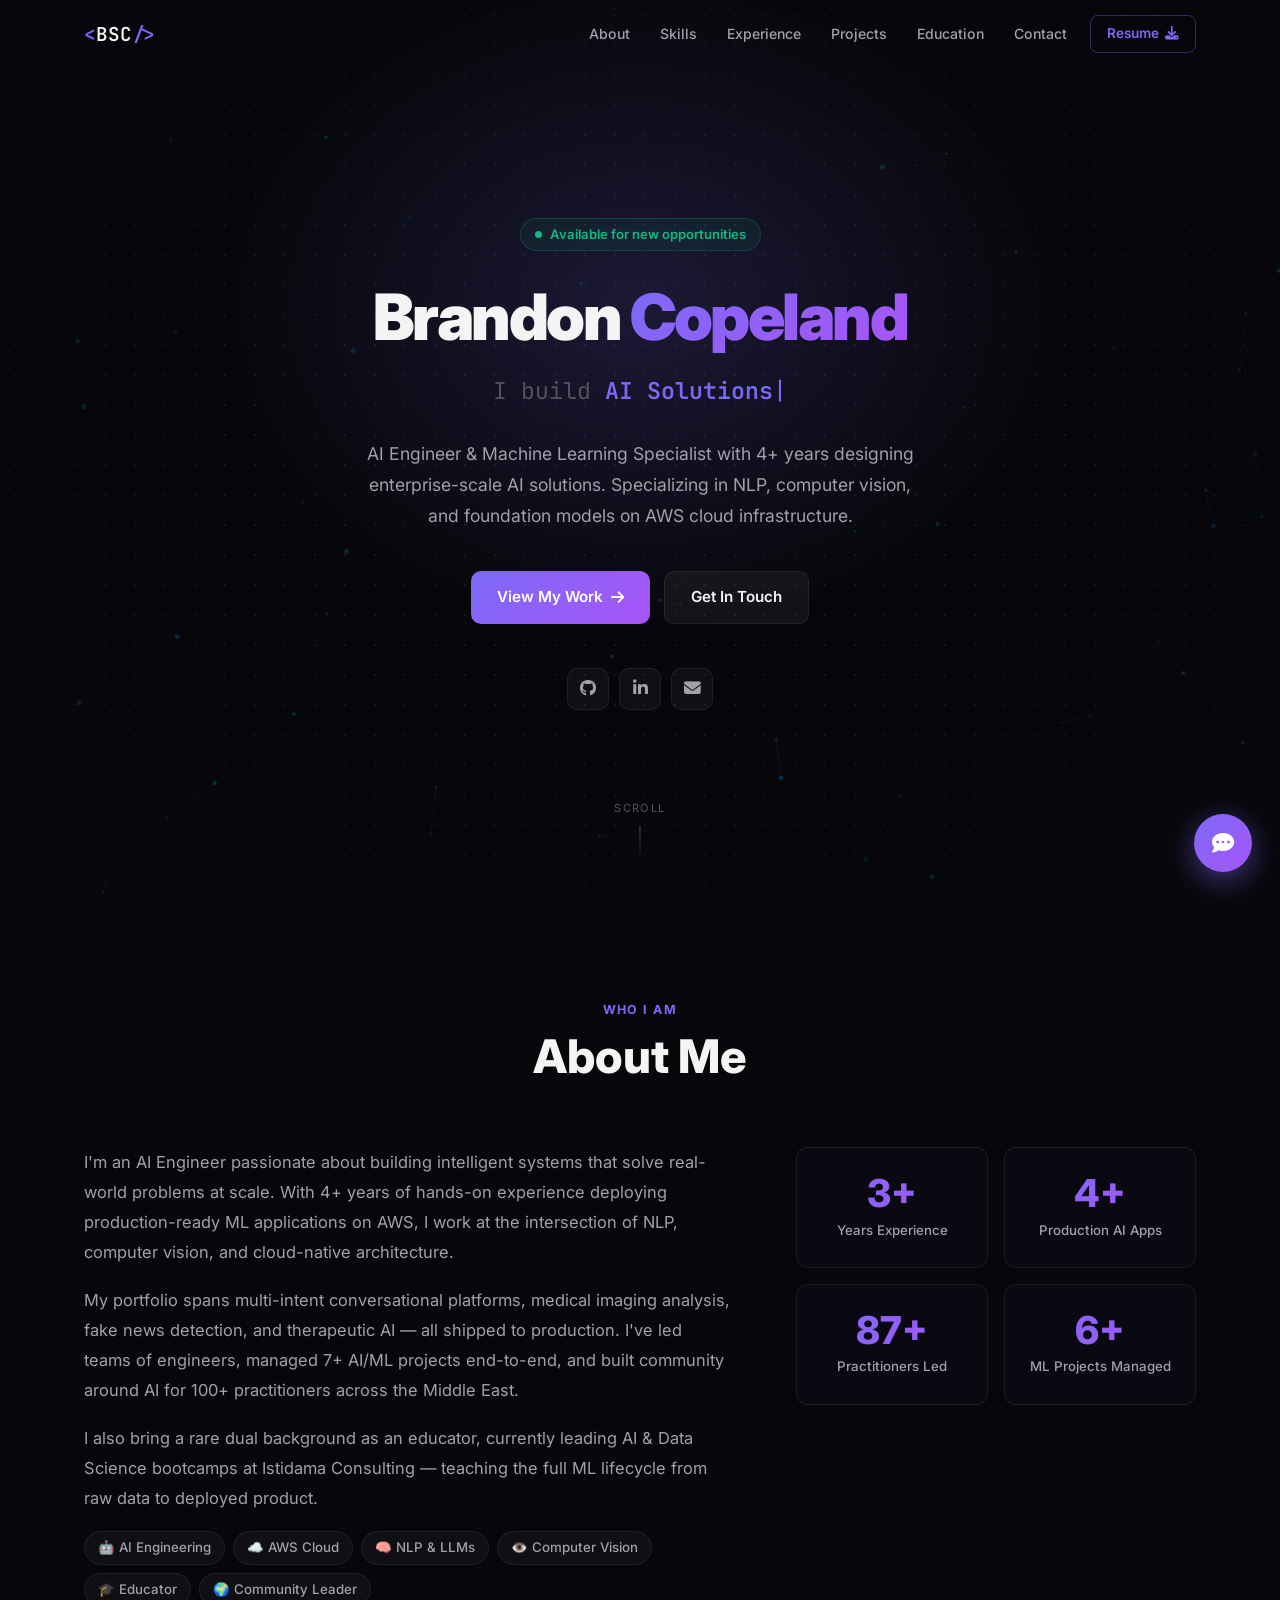
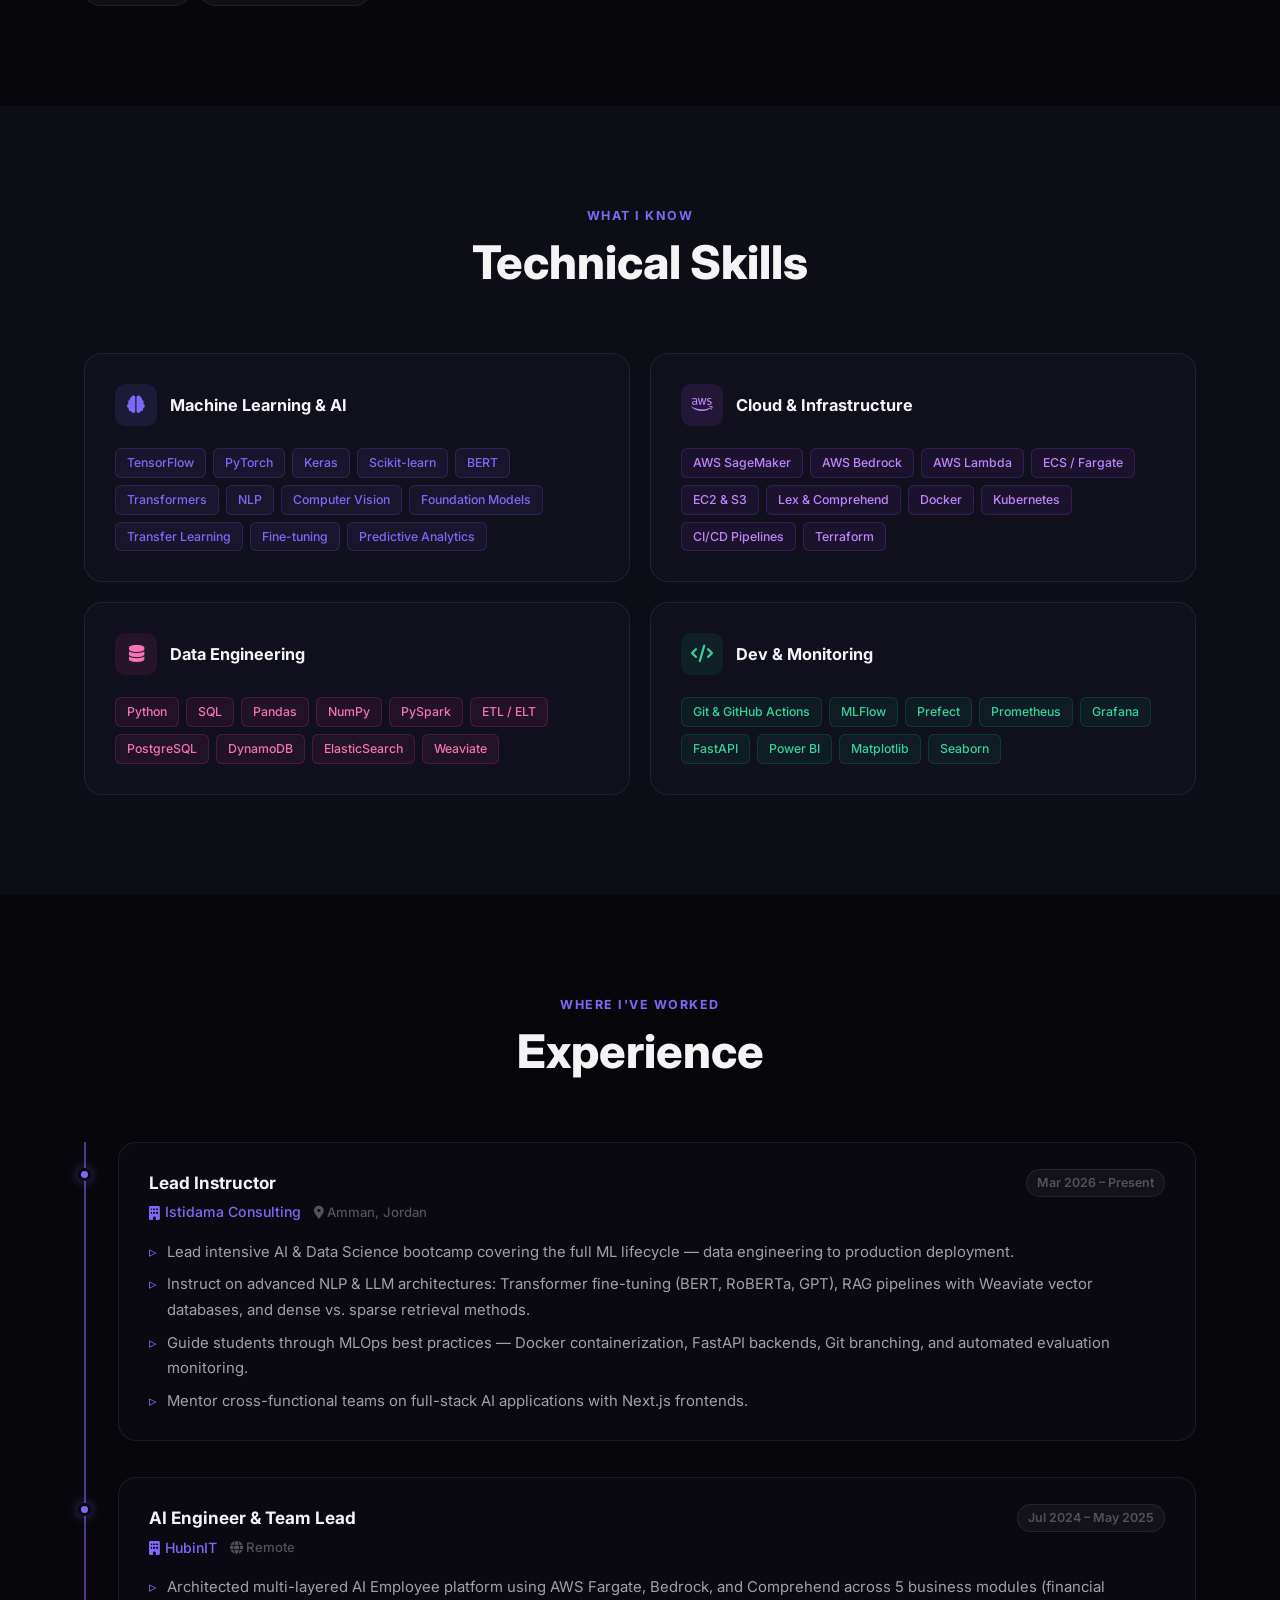
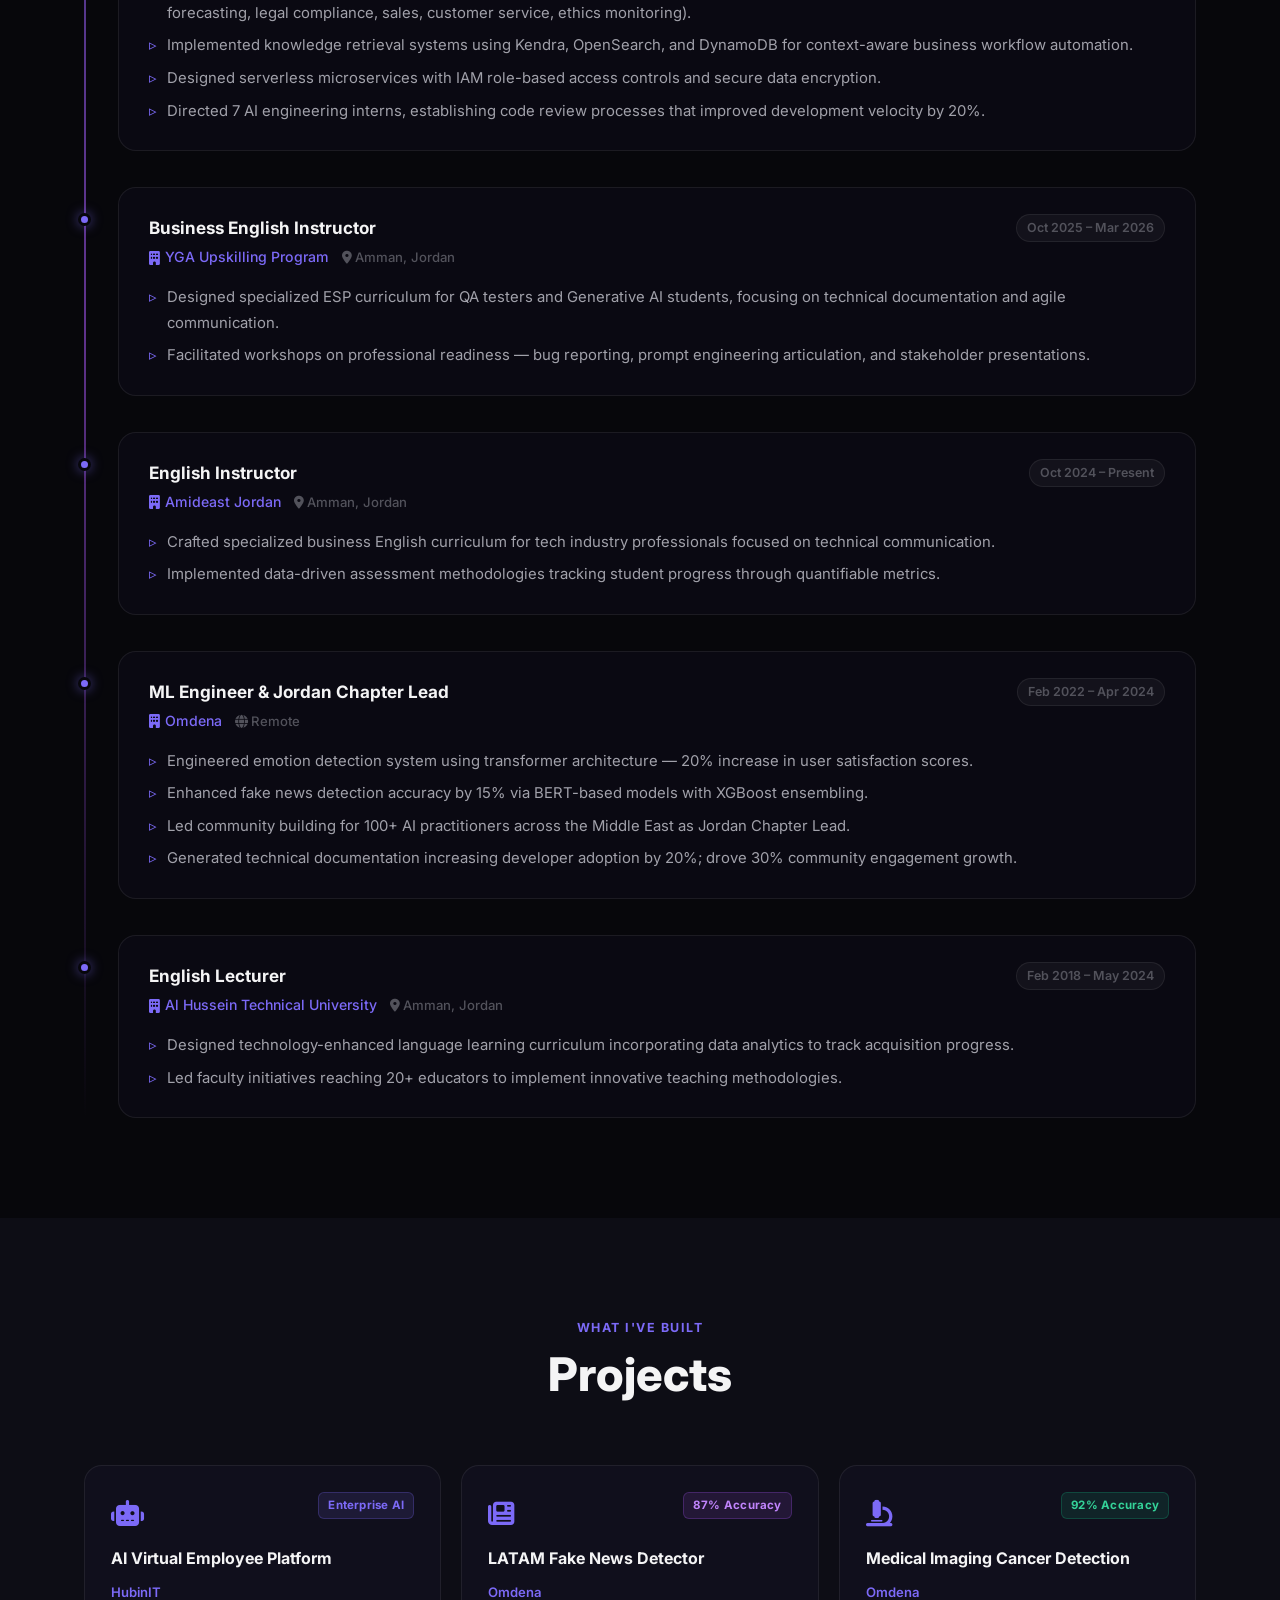
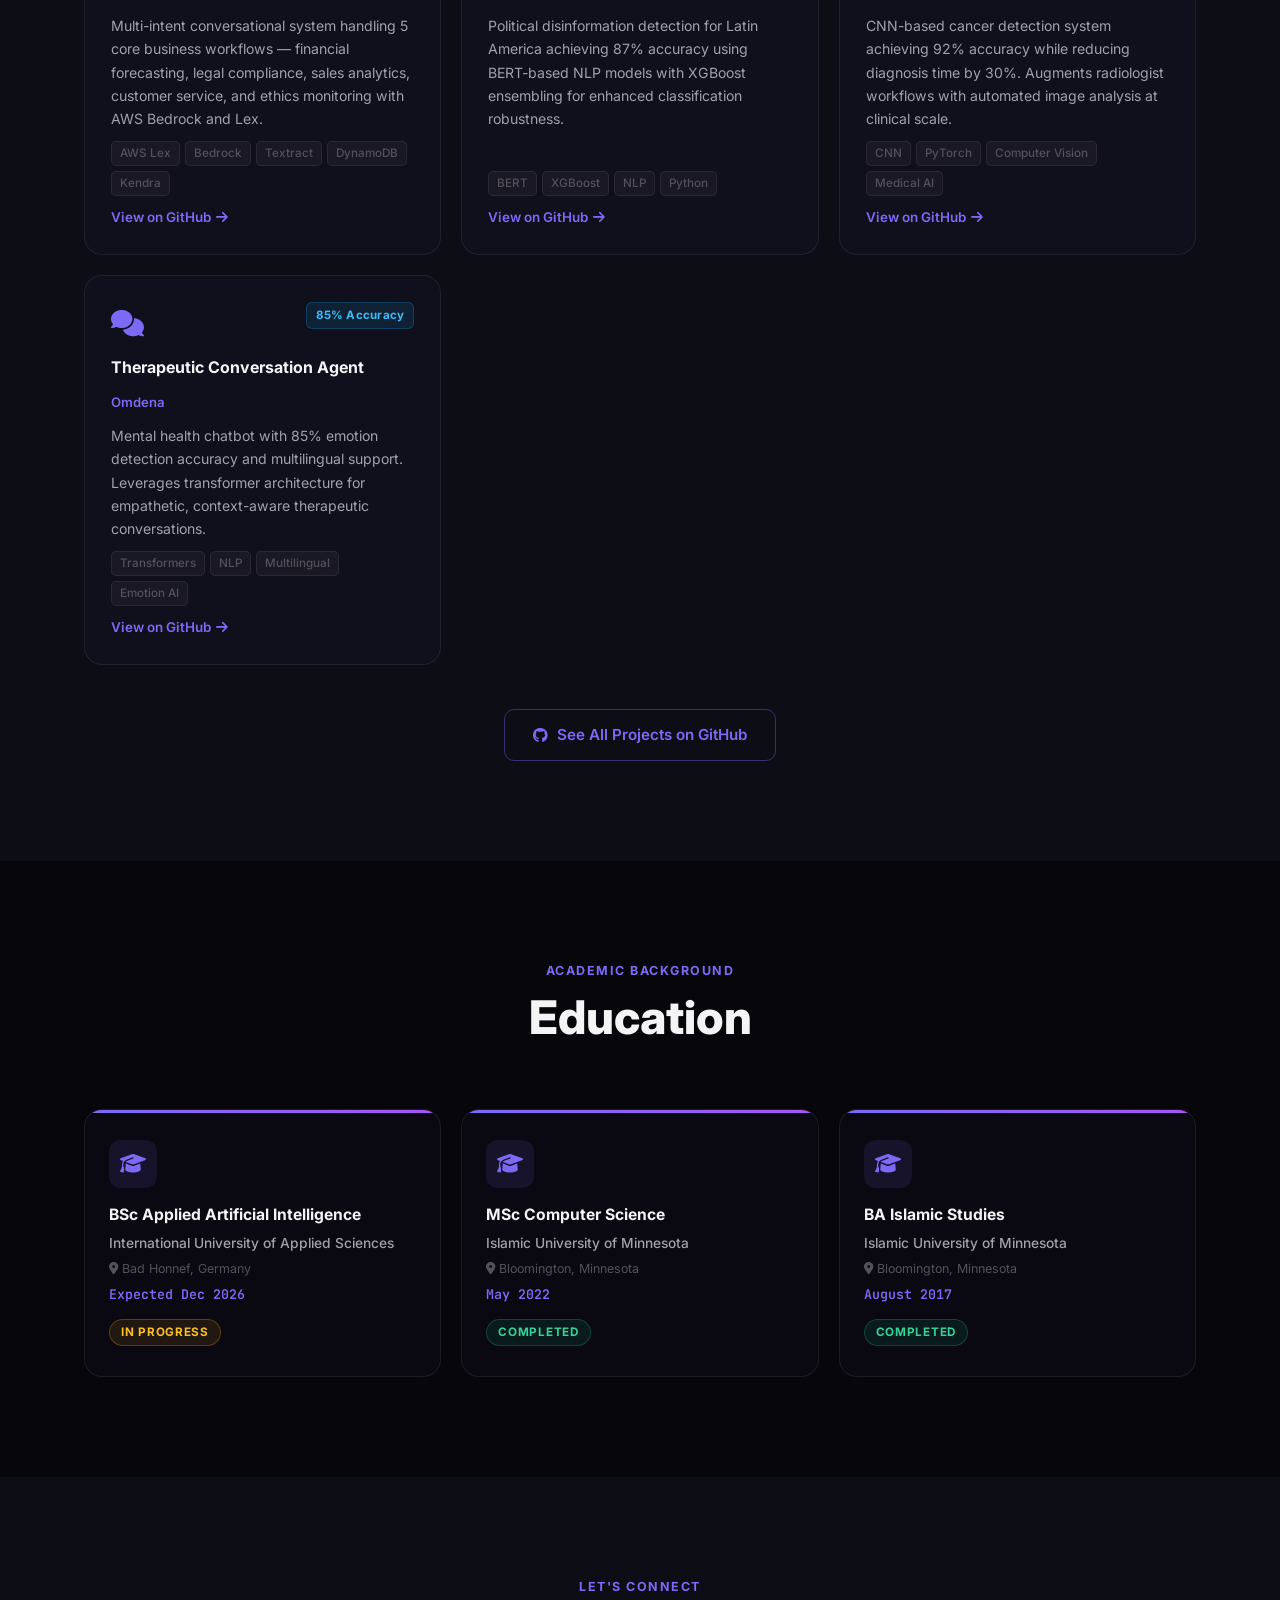
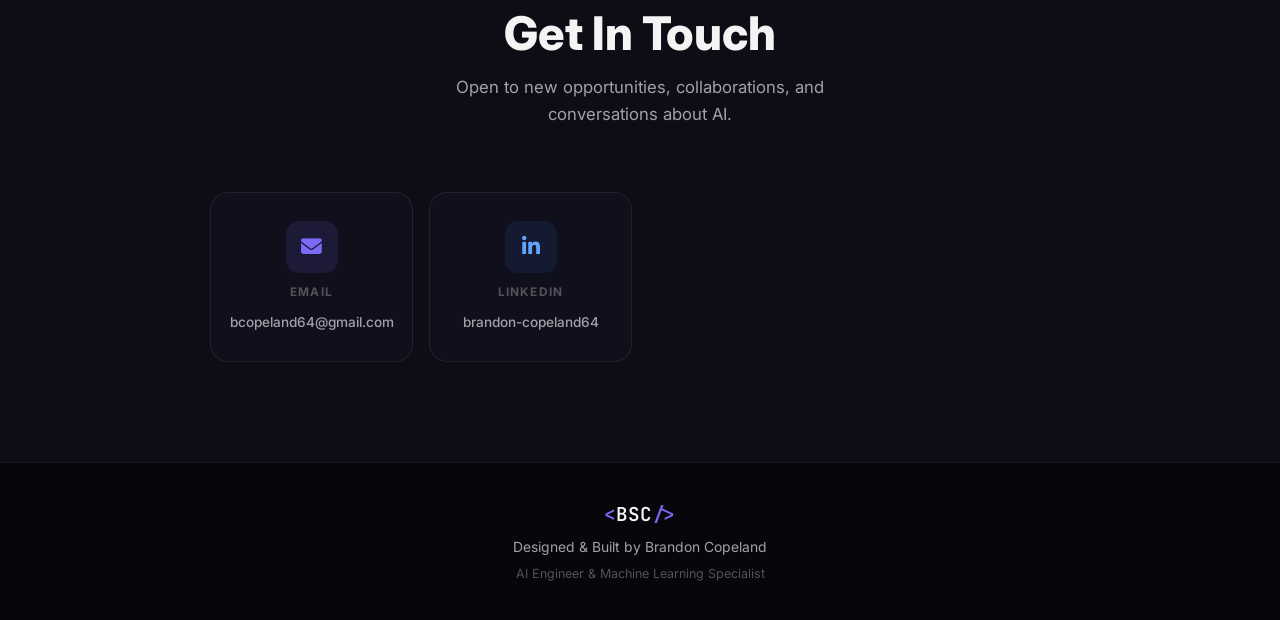
<file: index.html>
<!DOCTYPE html>
<html lang="en">
<head>
  <meta charset="UTF-8">
  <meta name="viewport" content="width=device-width, initial-scale=1.0">
  <meta name="description" content="Brandon Copeland — AI Engineer & Machine Learning Specialist with 4+ years building enterprise-scale AI on AWS.">
  <meta name="author" content="Brandon Copeland">
  <title>Brandon Copeland | AI Engineer</title>

  <!-- Open Graph -->
  <meta property="og:type"        content="website">
  <meta property="og:url"         content="https://bcopeland64.github.io/">
  <meta property="og:title"       content="Brandon Copeland | AI Engineer & ML Specialist">
  <meta property="og:description" content="AI Engineer & Machine Learning Specialist with 4+ years designing enterprise-scale AI solutions — NLP, computer vision, and foundation models on AWS.">
  <meta property="og:image"       content="https://bcopeland64.github.io/og-preview.png">
  <meta property="og:site_name"   content="Brandon Copeland Portfolio">
  <meta property="og:locale"      content="en_US">

  <!-- Twitter / X Card -->
  <meta name="twitter:card"        content="summary_large_image">
  <meta name="twitter:url"         content="https://bcopeland64.github.io/">
  <meta name="twitter:title"       content="Brandon Copeland | AI Engineer & ML Specialist">
  <meta name="twitter:description" content="AI Engineer & Machine Learning Specialist with 4+ years designing enterprise-scale AI solutions — NLP, computer vision, and foundation models on AWS.">
  <meta name="twitter:image"       content="https://bcopeland64.github.io/og-preview.png">
  <link rel="preconnect" href="https://fonts.googleapis.com">
  <link rel="preconnect" href="https://fonts.gstatic.com" crossorigin>
  <link href="https://fonts.googleapis.com/css2?family=Inter:wght@300;400;500;600;700;800;900&family=JetBrains+Mono:wght@400;500;600&display=swap" rel="stylesheet">
  <link rel="stylesheet" href="https://cdnjs.cloudflare.com/ajax/libs/font-awesome/6.5.0/css/all.min.css">
  <link rel="stylesheet" href="styles.css">
</head>
<body>

  <!-- ===================== NAVIGATION ===================== -->
  <nav id="navbar">
    <div class="nav-container">
      <a href="#home" class="nav-logo">
        <span class="bracket">&lt;</span>BSC<span class="bracket">/&gt;</span>
      </a>
      <button class="nav-toggle" id="navToggle" aria-label="Toggle menu">
        <span></span><span></span><span></span>
      </button>
      <ul class="nav-links" id="navLinks">
        <li><a href="#about"      class="nav-link">About</a></li>
        <li><a href="#skills"     class="nav-link">Skills</a></li>
        <li><a href="#experience" class="nav-link">Experience</a></li>
        <li><a href="#projects"   class="nav-link">Projects</a></li>
        <li><a href="#education"  class="nav-link">Education</a></li>
        <li><a href="#contact"    class="nav-link">Contact</a></li>
        <li>
          <a href="Brandon_Copeland_Resume_Sept_2026.pdf" target="_blank" class="nav-cta">
            Resume <i class="fas fa-download"></i>
          </a>
        </li>
      </ul>
    </div>
  </nav>

  <!-- ===================== HERO ===================== -->
  <section id="home" class="hero">
    <canvas id="neural-canvas"></canvas>
    <div class="hero-grid"></div>
    <div class="hero-glow"></div>
    <div class="hero-content">
      <div class="hero-badge">
        <span class="badge-dot"></span>
        Available for new opportunities
      </div>
      <h1 class="hero-name">
        Brandon <span class="gradient-text">Copeland</span>
      </h1>
      <div class="hero-subtitle">
        <span class="subtitle-dim">I build </span>
        <span id="typewriter"></span><span class="cursor">|</span>
      </div>
      <p class="hero-bio">
        AI Engineer &amp; Machine Learning Specialist with 4+ years designing enterprise-scale AI solutions.
        Specializing in NLP, computer vision, and foundation models on AWS cloud infrastructure.
      </p>
      <div class="hero-actions">
        <a href="#projects" class="btn btn-primary">View My Work <i class="fas fa-arrow-right"></i></a>
        <a href="#contact"  class="btn btn-ghost">Get In Touch</a>
      </div>
      <div class="hero-socials">
        <a href="https://github.com/bcopeland64"           target="_blank" rel="noopener" class="social-btn" title="GitHub">
          <i class="fab fa-github"></i>
        </a>
        <a href="https://linkedin.com/in/brandon-copeland64" target="_blank" rel="noopener" class="social-btn" title="LinkedIn">
          <i class="fab fa-linkedin-in"></i>
        </a>
        <a href="mailto:bcopeland64@gmail.com" class="social-btn" title="Email">
          <i class="fas fa-envelope"></i>
        </a>
      </div>
    </div>
    <div class="scroll-hint">
      <span>Scroll</span>
      <div class="scroll-line"></div>
    </div>
  </section>

  <!-- ===================== ABOUT ===================== -->
  <section id="about" class="section">
    <div class="container">
      <div class="section-head">
        <span class="section-label">Who I Am</span>
        <h2 class="section-title">About Me</h2>
      </div>
      <div class="about-grid">
        <div class="about-text reveal">
          <p>
            I'm an AI Engineer passionate about building intelligent systems that solve real-world problems at scale.
            With 4+ years of hands-on experience deploying production-ready ML applications on AWS, I work at the
            intersection of NLP, computer vision, and cloud-native architecture.
          </p>
          <p>
            My portfolio spans multi-intent conversational platforms, medical imaging analysis, fake news detection,
            and therapeutic AI — all shipped to production. I've led teams of engineers, managed 7+ AI/ML projects
            end-to-end, and built community around AI for 100+ practitioners across the Middle East.
          </p>
          <p>
            I also bring a rare dual background as an educator, currently leading AI &amp; Data Science bootcamps
            at Istidama Consulting — teaching the full ML lifecycle from raw data to deployed product.
          </p>
          <div class="about-chips">
            <span class="chip">🤖 AI Engineering</span>
            <span class="chip">☁️ AWS Cloud</span>
            <span class="chip">🧠 NLP &amp; LLMs</span>
            <span class="chip">👁️ Computer Vision</span>
            <span class="chip">🎓 Educator</span>
            <span class="chip">🌍 Community Leader</span>
          </div>
        </div>
        <div class="stats-grid reveal">
          <div class="stat-card">
            <div class="stat-num" data-target="4" data-suffix="+">4+</div>
            <div class="stat-lbl">Years Experience</div>
          </div>
          <div class="stat-card">
            <div class="stat-num" data-target="5" data-suffix="+">5+</div>
            <div class="stat-lbl">Production AI Apps</div>
          </div>
          <div class="stat-card">
            <div class="stat-num" data-target="100" data-suffix="+">100+</div>
            <div class="stat-lbl">Practitioners Led</div>
          </div>
          <div class="stat-card">
            <div class="stat-num" data-target="7" data-suffix="+">7+</div>
            <div class="stat-lbl">ML Projects Managed</div>
          </div>
        </div>
      </div>
    </div>
  </section>

  <!-- ===================== SKILLS ===================== -->
  <section id="skills" class="section section-alt">
    <div class="container">
      <div class="section-head">
        <span class="section-label">What I Know</span>
        <h2 class="section-title">Technical Skills</h2>
      </div>
      <div class="skills-grid">

        <div class="skill-card reveal">
          <div class="skill-card-header">
            <div class="skill-icon cyan"><i class="fas fa-brain"></i></div>
            <h3>Machine Learning &amp; AI</h3>
          </div>
          <div class="skill-tags">
            <span class="stag cyan">TensorFlow</span>
            <span class="stag cyan">PyTorch</span>
            <span class="stag cyan">Keras</span>
            <span class="stag cyan">Scikit-learn</span>
            <span class="stag cyan">BERT</span>
            <span class="stag cyan">Transformers</span>
            <span class="stag cyan">NLP</span>
            <span class="stag cyan">Computer Vision</span>
            <span class="stag cyan">Foundation Models</span>
            <span class="stag cyan">Transfer Learning</span>
            <span class="stag cyan">Fine-tuning</span>
            <span class="stag cyan">Predictive Analytics</span>
          </div>
        </div>

        <div class="skill-card reveal">
          <div class="skill-card-header">
            <div class="skill-icon purple"><i class="fab fa-aws"></i></div>
            <h3>Cloud &amp; Infrastructure</h3>
          </div>
          <div class="skill-tags">
            <span class="stag purple">AWS SageMaker</span>
            <span class="stag purple">AWS Bedrock</span>
            <span class="stag purple">AWS Lambda</span>
            <span class="stag purple">ECS / Fargate</span>
            <span class="stag purple">EC2 &amp; S3</span>
            <span class="stag purple">Lex &amp; Comprehend</span>
            <span class="stag purple">Docker</span>
            <span class="stag purple">Kubernetes</span>
            <span class="stag purple">CI/CD Pipelines</span>
            <span class="stag purple">Terraform</span>
          </div>
        </div>

        <div class="skill-card reveal">
          <div class="skill-card-header">
            <div class="skill-icon pink"><i class="fas fa-database"></i></div>
            <h3>Data Engineering</h3>
          </div>
          <div class="skill-tags">
            <span class="stag pink">Python</span>
            <span class="stag pink">SQL</span>
            <span class="stag pink">Pandas</span>
            <span class="stag pink">NumPy</span>
            <span class="stag pink">PySpark</span>
            <span class="stag pink">ETL / ELT</span>
            <span class="stag pink">PostgreSQL</span>
            <span class="stag pink">DynamoDB</span>
            <span class="stag pink">ElasticSearch</span>
            <span class="stag pink">Weaviate</span>
          </div>
        </div>

        <div class="skill-card reveal">
          <div class="skill-card-header">
            <div class="skill-icon green"><i class="fas fa-code"></i></div>
            <h3>Dev &amp; Monitoring</h3>
          </div>
          <div class="skill-tags">
            <span class="stag green">Git &amp; GitHub Actions</span>
            <span class="stag green">MLFlow</span>
            <span class="stag green">Prefect</span>
            <span class="stag green">Prometheus</span>
            <span class="stag green">Grafana</span>
            <span class="stag green">FastAPI</span>
            <span class="stag green">Power BI</span>
            <span class="stag green">Matplotlib</span>
            <span class="stag green">Seaborn</span>
          </div>
        </div>

      </div>
    </div>
  </section>

  <!-- ===================== EXPERIENCE ===================== -->
  <section id="experience" class="section">
    <div class="container">
      <div class="section-head">
        <span class="section-label">Where I've Worked</span>
        <h2 class="section-title">Experience</h2>
      </div>
      <div class="timeline">

        <div class="tl-item reveal">
          <div class="tl-dot"></div>
          <div class="tl-card">
            <div class="tl-top">
              <div>
                <h3 class="tl-role">Lead Instructor</h3>
                <div class="tl-company">
                  <i class="fas fa-building"></i> Istidama Consulting
                  <span class="tl-loc"><i class="fas fa-map-marker-alt"></i> Amman, Jordan</span>
                </div>
              </div>
              <span class="tl-date">Mar 2026 – Present</span>
            </div>
            <ul class="tl-list">
              <li>Lead intensive AI &amp; Data Science bootcamp covering the full ML lifecycle — data engineering to production deployment.</li>
              <li>Instruct on advanced NLP &amp; LLM architectures: Transformer fine-tuning (BERT, RoBERTa, GPT), RAG pipelines with Weaviate vector databases, and dense vs. sparse retrieval methods.</li>
              <li>Guide students through MLOps best practices — Docker containerization, FastAPI backends, Git branching, and automated evaluation monitoring.</li>
              <li>Mentor cross-functional teams on full-stack AI applications with Next.js frontends.</li>
            </ul>
          </div>
        </div>

        <div class="tl-item reveal">
          <div class="tl-dot"></div>
          <div class="tl-card">
            <div class="tl-top">
              <div>
                <h3 class="tl-role">AI Engineer &amp; Team Lead</h3>
                <div class="tl-company">
                  <i class="fas fa-building"></i> HubinIT
                  <span class="tl-loc"><i class="fas fa-globe"></i> Remote</span>
                </div>
              </div>
              <span class="tl-date">Jul 2024 – May 2025</span>
            </div>
            <ul class="tl-list">
              <li>Architected multi-layered AI Employee platform using AWS Fargate, Bedrock, and Comprehend across 5 business modules (financial forecasting, legal compliance, sales, customer service, ethics monitoring).</li>
              <li>Implemented knowledge retrieval systems using Kendra, OpenSearch, and DynamoDB for context-aware business workflow automation.</li>
              <li>Designed serverless microservices with IAM role-based access controls and secure data encryption.</li>
              <li>Directed 7 AI engineering interns, establishing code review processes that improved development velocity by 20%.</li>
            </ul>
          </div>
        </div>

        <div class="tl-item reveal">
          <div class="tl-dot"></div>
          <div class="tl-card">
            <div class="tl-top">
              <div>
                <h3 class="tl-role">Business English Instructor</h3>
                <div class="tl-company">
                  <i class="fas fa-building"></i> YGA Upskilling Program
                  <span class="tl-loc"><i class="fas fa-map-marker-alt"></i> Amman, Jordan</span>
                </div>
              </div>
              <span class="tl-date">Oct 2025 – Mar 2026</span>
            </div>
            <ul class="tl-list">
              <li>Designed specialized ESP curriculum for QA testers and Generative AI students, focusing on technical documentation and agile communication.</li>
              <li>Facilitated workshops on professional readiness — bug reporting, prompt engineering articulation, and stakeholder presentations.</li>
            </ul>
          </div>
        </div>

        <div class="tl-item reveal">
          <div class="tl-dot"></div>
          <div class="tl-card">
            <div class="tl-top">
              <div>
                <h3 class="tl-role">English Instructor</h3>
                <div class="tl-company">
                  <i class="fas fa-building"></i> Amideast Jordan
                  <span class="tl-loc"><i class="fas fa-map-marker-alt"></i> Amman, Jordan</span>
                </div>
              </div>
              <span class="tl-date">Oct 2024 – Present</span>
            </div>
            <ul class="tl-list">
              <li>Crafted specialized business English curriculum for tech industry professionals focused on technical communication.</li>
              <li>Implemented data-driven assessment methodologies tracking student progress through quantifiable metrics.</li>
            </ul>
          </div>
        </div>

        <div class="tl-item reveal">
          <div class="tl-dot"></div>
          <div class="tl-card">
            <div class="tl-top">
              <div>
                <h3 class="tl-role">ML Engineer &amp; Jordan Chapter Lead</h3>
                <div class="tl-company">
                  <i class="fas fa-building"></i> Omdena
                  <span class="tl-loc"><i class="fas fa-globe"></i> Remote</span>
                </div>
              </div>
              <span class="tl-date">Feb 2022 – Apr 2024</span>
            </div>
            <ul class="tl-list">
              <li>Engineered emotion detection system using transformer architecture — 20% increase in user satisfaction scores.</li>
              <li>Enhanced fake news detection accuracy by 15% via BERT-based models with XGBoost ensembling.</li>
              <li>Led community building for 100+ AI practitioners across the Middle East as Jordan Chapter Lead.</li>
              <li>Generated technical documentation increasing developer adoption by 20%; drove 30% community engagement growth.</li>
            </ul>
          </div>
        </div>

        <div class="tl-item reveal">
          <div class="tl-dot"></div>
          <div class="tl-card">
            <div class="tl-top">
              <div>
                <h3 class="tl-role">English Lecturer</h3>
                <div class="tl-company">
                  <i class="fas fa-building"></i> Al Hussein Technical University
                  <span class="tl-loc"><i class="fas fa-map-marker-alt"></i> Amman, Jordan</span>
                </div>
              </div>
              <span class="tl-date">Feb 2018 – May 2024</span>
            </div>
            <ul class="tl-list">
              <li>Designed technology-enhanced language learning curriculum incorporating data analytics to track acquisition progress.</li>
              <li>Led faculty initiatives reaching 20+ educators to implement innovative teaching methodologies.</li>
            </ul>
          </div>
        </div>

      </div>
    </div>
  </section>

  <!-- ===================== PROJECTS ===================== -->
  <section id="projects" class="section section-alt">
    <div class="container">
      <div class="section-head">
        <span class="section-label">What I've Built</span>
        <h2 class="section-title">Projects</h2>
      </div>
      <div class="projects-grid">

        <div class="proj-card reveal">
          <div class="proj-top">
            <div class="proj-icon"><i class="fas fa-robot"></i></div>
            <span class="proj-badge badge-cyan">Enterprise AI</span>
          </div>
          <h3>AI Virtual Employee Platform</h3>
          <p class="proj-org">HubinIT</p>
          <p class="proj-desc">Multi-intent conversational system handling 5 core business workflows — financial forecasting, legal compliance, sales analytics, customer service, and ethics monitoring with AWS Bedrock and Lex.</p>
          <div class="proj-tech">
            <span>AWS Lex</span><span>Bedrock</span><span>Textract</span><span>DynamoDB</span><span>Kendra</span>
          </div>
          <a href="https://github.com/bcopeland64" target="_blank" rel="noopener" class="proj-link">
            View on GitHub <i class="fas fa-arrow-right"></i>
          </a>
        </div>

        <div class="proj-card reveal">
          <div class="proj-top">
            <div class="proj-icon"><i class="fas fa-newspaper"></i></div>
            <span class="proj-badge badge-purple">87% Accuracy</span>
          </div>
          <h3>LATAM Fake News Detector</h3>
          <p class="proj-org">Omdena</p>
          <p class="proj-desc">Political disinformation detection for Latin America achieving 87% accuracy using BERT-based NLP models with XGBoost ensembling for enhanced classification robustness.</p>
          <div class="proj-tech">
            <span>BERT</span><span>XGBoost</span><span>NLP</span><span>Python</span>
          </div>
          <a href="https://github.com/bcopeland64" target="_blank" rel="noopener" class="proj-link">
            View on GitHub <i class="fas fa-arrow-right"></i>
          </a>
        </div>

        <div class="proj-card reveal">
          <div class="proj-top">
            <div class="proj-icon"><i class="fas fa-microscope"></i></div>
            <span class="proj-badge badge-green">92% Accuracy</span>
          </div>
          <h3>Medical Imaging Cancer Detection</h3>
          <p class="proj-org">Omdena</p>
          <p class="proj-desc">CNN-based cancer detection system achieving 92% accuracy while reducing diagnosis time by 30%. Augments radiologist workflows with automated image analysis at clinical scale.</p>
          <div class="proj-tech">
            <span>CNN</span><span>PyTorch</span><span>Computer Vision</span><span>Medical AI</span>
          </div>
          <a href="https://github.com/bcopeland64" target="_blank" rel="noopener" class="proj-link">
            View on GitHub <i class="fas fa-arrow-right"></i>
          </a>
        </div>

        <div class="proj-card reveal">
          <div class="proj-top">
            <div class="proj-icon"><i class="fas fa-comments"></i></div>
            <span class="proj-badge badge-sky">85% Accuracy</span>
          </div>
          <h3>Therapeutic Conversation Agent</h3>
          <p class="proj-org">Omdena</p>
          <p class="proj-desc">Mental health chatbot with 85% emotion detection accuracy and multilingual support. Leverages transformer architecture for empathetic, context-aware therapeutic conversations.</p>
          <div class="proj-tech">
            <span>Transformers</span><span>NLP</span><span>Multilingual</span><span>Emotion AI</span>
          </div>
          <a href="https://github.com/bcopeland64" target="_blank" rel="noopener" class="proj-link">
            View on GitHub <i class="fas fa-arrow-right"></i>
          </a>
        </div>

        <div class="proj-card reveal">
          <div class="proj-top">
            <div class="proj-icon"><i class="fas fa-heart-pulse"></i></div>
            <span class="proj-badge badge-pink">90% Accuracy</span>
          </div>
          <h3>Cardiac Prediction System</h3>
          <p class="proj-org">Omdena</p>
          <p class="proj-desc">Edge-optimized cardiac prediction platform for wearables reaching 90% accuracy while reducing false positives by 15% — enabling real-time health monitoring at the edge.</p>
          <div class="proj-tech">
            <span>Edge ML</span><span>TensorFlow Lite</span><span>Wearables</span><span>Healthcare AI</span>
          </div>
          <a href="https://github.com/bcopeland64" target="_blank" rel="noopener" class="proj-link">
            View on GitHub <i class="fas fa-arrow-right"></i>
          </a>
        </div>

        <div class="proj-card reveal">
          <div class="proj-top">
            <div class="proj-icon"><i class="fas fa-face-smile"></i></div>
            <span class="proj-badge badge-orange">+20% Empathy</span>
          </div>
          <h3>Emotion Recognition System</h3>
          <p class="proj-org">Omdena</p>
          <p class="proj-desc">Human-robot interaction framework improving empathy metrics by 20%. Integrates multimodal emotion recognition for natural and responsive human-robot collaboration.</p>
          <div class="proj-tech">
            <span>Computer Vision</span><span>Transformers</span><span>Multimodal</span><span>HRI</span>
          </div>
          <a href="https://github.com/bcopeland64" target="_blank" rel="noopener" class="proj-link">
            View on GitHub <i class="fas fa-arrow-right"></i>
          </a>
        </div>

      </div>
      <div class="github-cta">
        <a href="https://github.com/bcopeland64" target="_blank" rel="noopener" class="btn btn-outline">
          <i class="fab fa-github"></i> See All Projects on GitHub
        </a>
      </div>
    </div>
  </section>

  <!-- ===================== EDUCATION ===================== -->
  <section id="education" class="section">
    <div class="container">
      <div class="section-head">
        <span class="section-label">Academic Background</span>
        <h2 class="section-title">Education</h2>
      </div>
      <div class="edu-grid">

        <div class="edu-card reveal">
          <div class="edu-stripe"></div>
          <div class="edu-icon-wrap"><i class="fas fa-graduation-cap"></i></div>
          <div class="edu-body">
            <span class="edu-degree">BSc Applied Artificial Intelligence</span>
            <span class="edu-school">International University of Applied Sciences</span>
            <span class="edu-loc"><i class="fas fa-map-marker-alt"></i> Bad Honnef, Germany</span>
            <span class="edu-year">Expected Dec 2026</span>
          </div>
          <span class="edu-status status-active">In Progress</span>
        </div>

        <div class="edu-card reveal">
          <div class="edu-stripe"></div>
          <div class="edu-icon-wrap"><i class="fas fa-graduation-cap"></i></div>
          <div class="edu-body">
            <span class="edu-degree">MSc Computer Science</span>
            <span class="edu-school">Islamic University of Minnesota</span>
            <span class="edu-loc"><i class="fas fa-map-marker-alt"></i> Bloomington, Minnesota</span>
            <span class="edu-year">May 2022</span>
          </div>
          <span class="edu-status status-done">Completed</span>
        </div>

        <div class="edu-card reveal">
          <div class="edu-stripe"></div>
          <div class="edu-icon-wrap"><i class="fas fa-graduation-cap"></i></div>
          <div class="edu-body">
            <span class="edu-degree">BA Islamic Studies</span>
            <span class="edu-school">Islamic University of Minnesota</span>
            <span class="edu-loc"><i class="fas fa-map-marker-alt"></i> Bloomington, Minnesota</span>
            <span class="edu-year">August 2017</span>
          </div>
          <span class="edu-status status-done">Completed</span>
        </div>

      </div>
    </div>
  </section>

  <!-- ===================== CONTACT ===================== -->
  <section id="contact" class="section section-alt">
    <div class="container">
      <div class="section-head">
        <span class="section-label">Let's Connect</span>
        <h2 class="section-title">Get In Touch</h2>
        <p class="section-sub">Open to new opportunities, collaborations, and conversations about AI.</p>
      </div>
      <div class="contact-grid">

        <a href="mailto:bcopeland64@gmail.com" class="contact-card reveal">
          <div class="contact-icon-wrap ci-cyan"><i class="fas fa-envelope"></i></div>
          <span class="contact-label">Email</span>
          <span class="contact-val">bcopeland64@gmail.com</span>
        </a>

        <a href="https://linkedin.com/in/brandon-copeland64" target="_blank" rel="noopener" class="contact-card reveal">
          <div class="contact-icon-wrap ci-blue"><i class="fab fa-linkedin-in"></i></div>
          <span class="contact-label">LinkedIn</span>
          <span class="contact-val">brandon-copeland64</span>
        </a>

        <a href="https://github.com/bcopeland64" target="_blank" rel="noopener" class="contact-card reveal">
          <div class="contact-icon-wrap ci-purple"><i class="fab fa-github"></i></div>
          <span class="contact-label">GitHub</span>
          <span class="contact-val">bcopeland64</span>
        </a>

        <a href="tel:+962798308323" class="contact-card reveal">
          <div class="contact-icon-wrap ci-green"><i class="fas fa-phone"></i></div>
          <span class="contact-label">Phone</span>
          <span class="contact-val">+962 (0)79 830 8323</span>
        </a>

      </div>
    </div>
  </section>

  <!-- ===================== FOOTER ===================== -->
  <footer class="footer">
    <div class="container footer-inner">
      <a href="#home" class="nav-logo">
        <span class="bracket">&lt;</span>BSC<span class="bracket">/&gt;</span>
      </a>
      <p class="footer-copy">Designed &amp; Built by Brandon Copeland</p>
      <p class="footer-sub">AI Engineer &amp; Machine Learning Specialist</p>
    </div>
  </footer>

  <!-- ===================== CHAT WIDGET ===================== -->
  <div id="chat-widget">
    <div id="chat-panel" class="chat-panel chat-hidden">
      <div class="chat-head">
        <div class="chat-head-left">
          <div class="chat-avatar"><i class="fas fa-robot"></i></div>
          <div>
            <div class="chat-name">AI Brandon</div>
            <div class="chat-status"><span class="chat-dot"></span> Online</div>
          </div>
        </div>
        <button id="chat-close" class="chat-close-btn" aria-label="Close chat">
          <i class="fas fa-times"></i>
        </button>
      </div>
      <iframe
        src="https://www.chatbase.co/chatbot-iframe/qHCsRmf9XgkF4dbtRw2-5"
        width="100%"
        height="100%"
        frameborder="0"
        title="Chat with AI Brandon"
      ></iframe>
    </div>
    <button id="chat-fab" class="chat-fab" aria-label="Chat with AI Brandon">
      <i class="fas fa-comment-dots" id="chat-fab-icon"></i>
    </button>
  </div>

  <script src="script.js"></script>
</body>
</html>
</file>
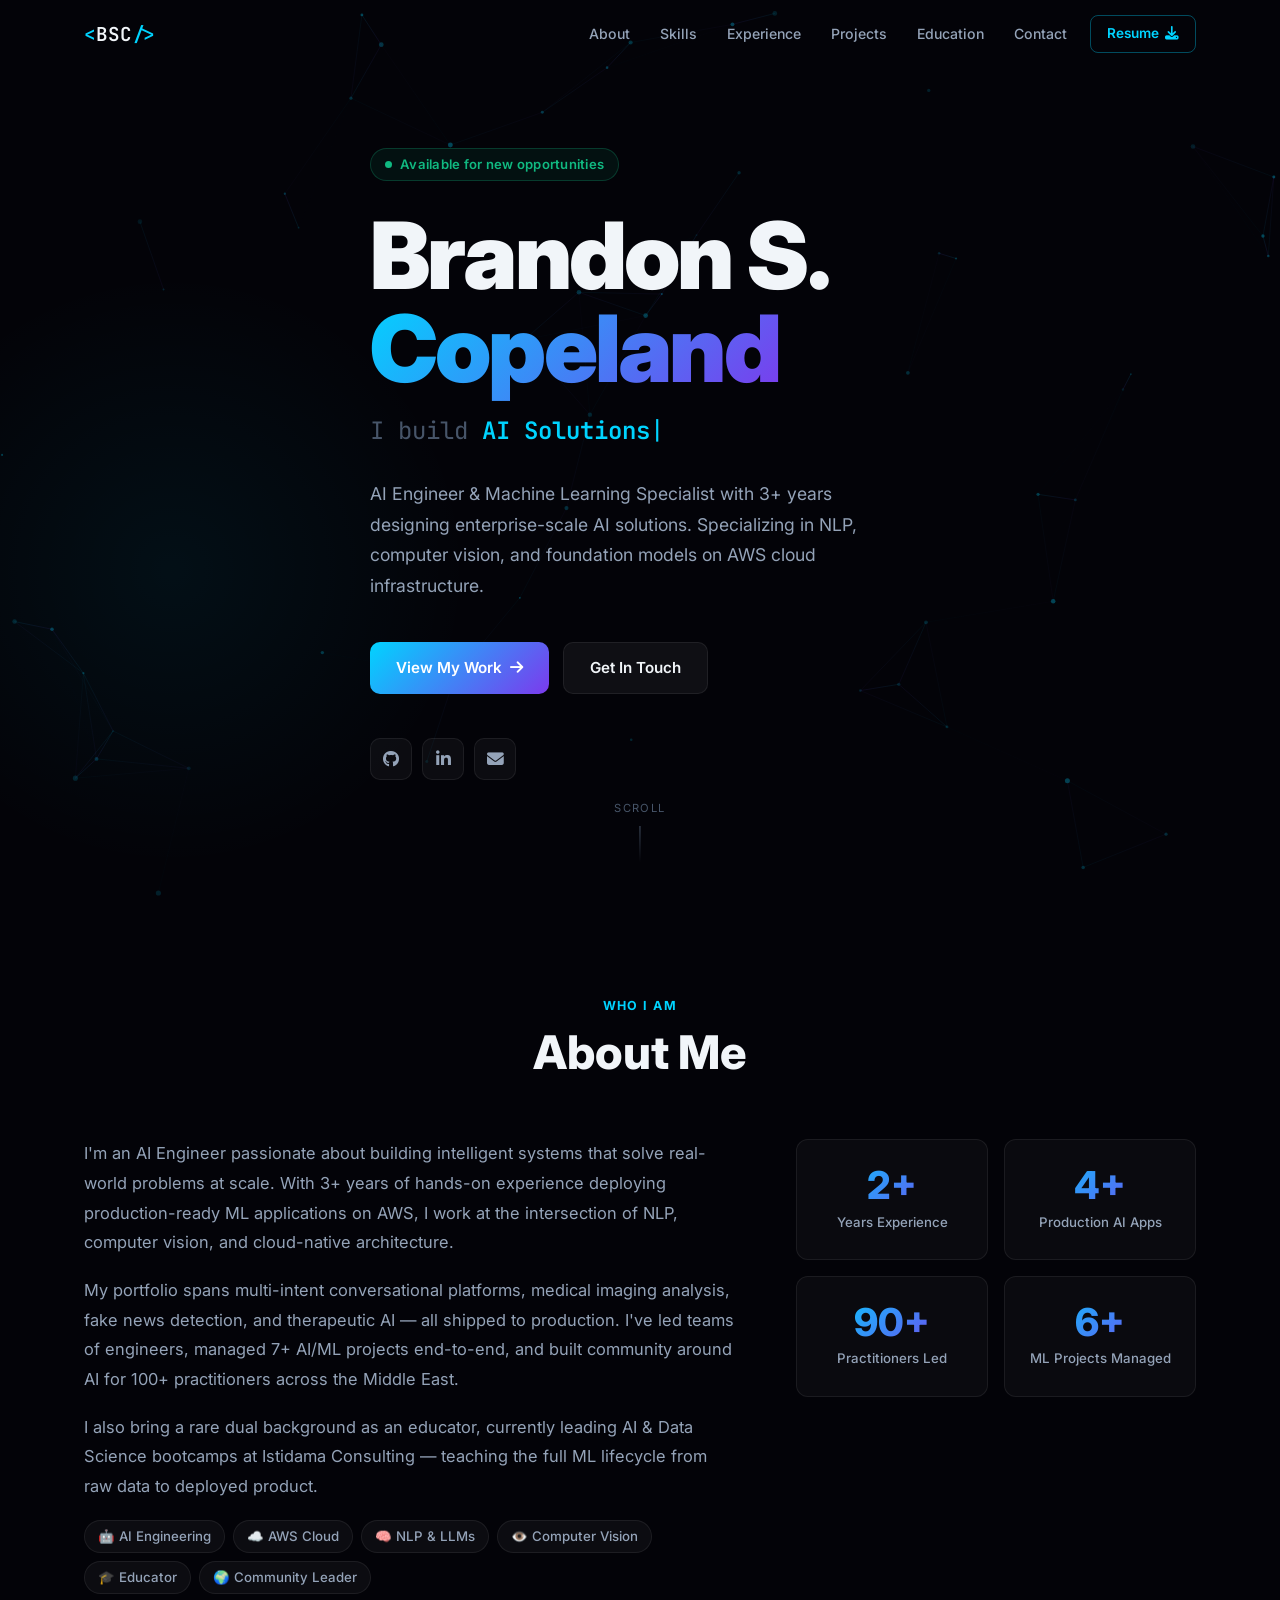
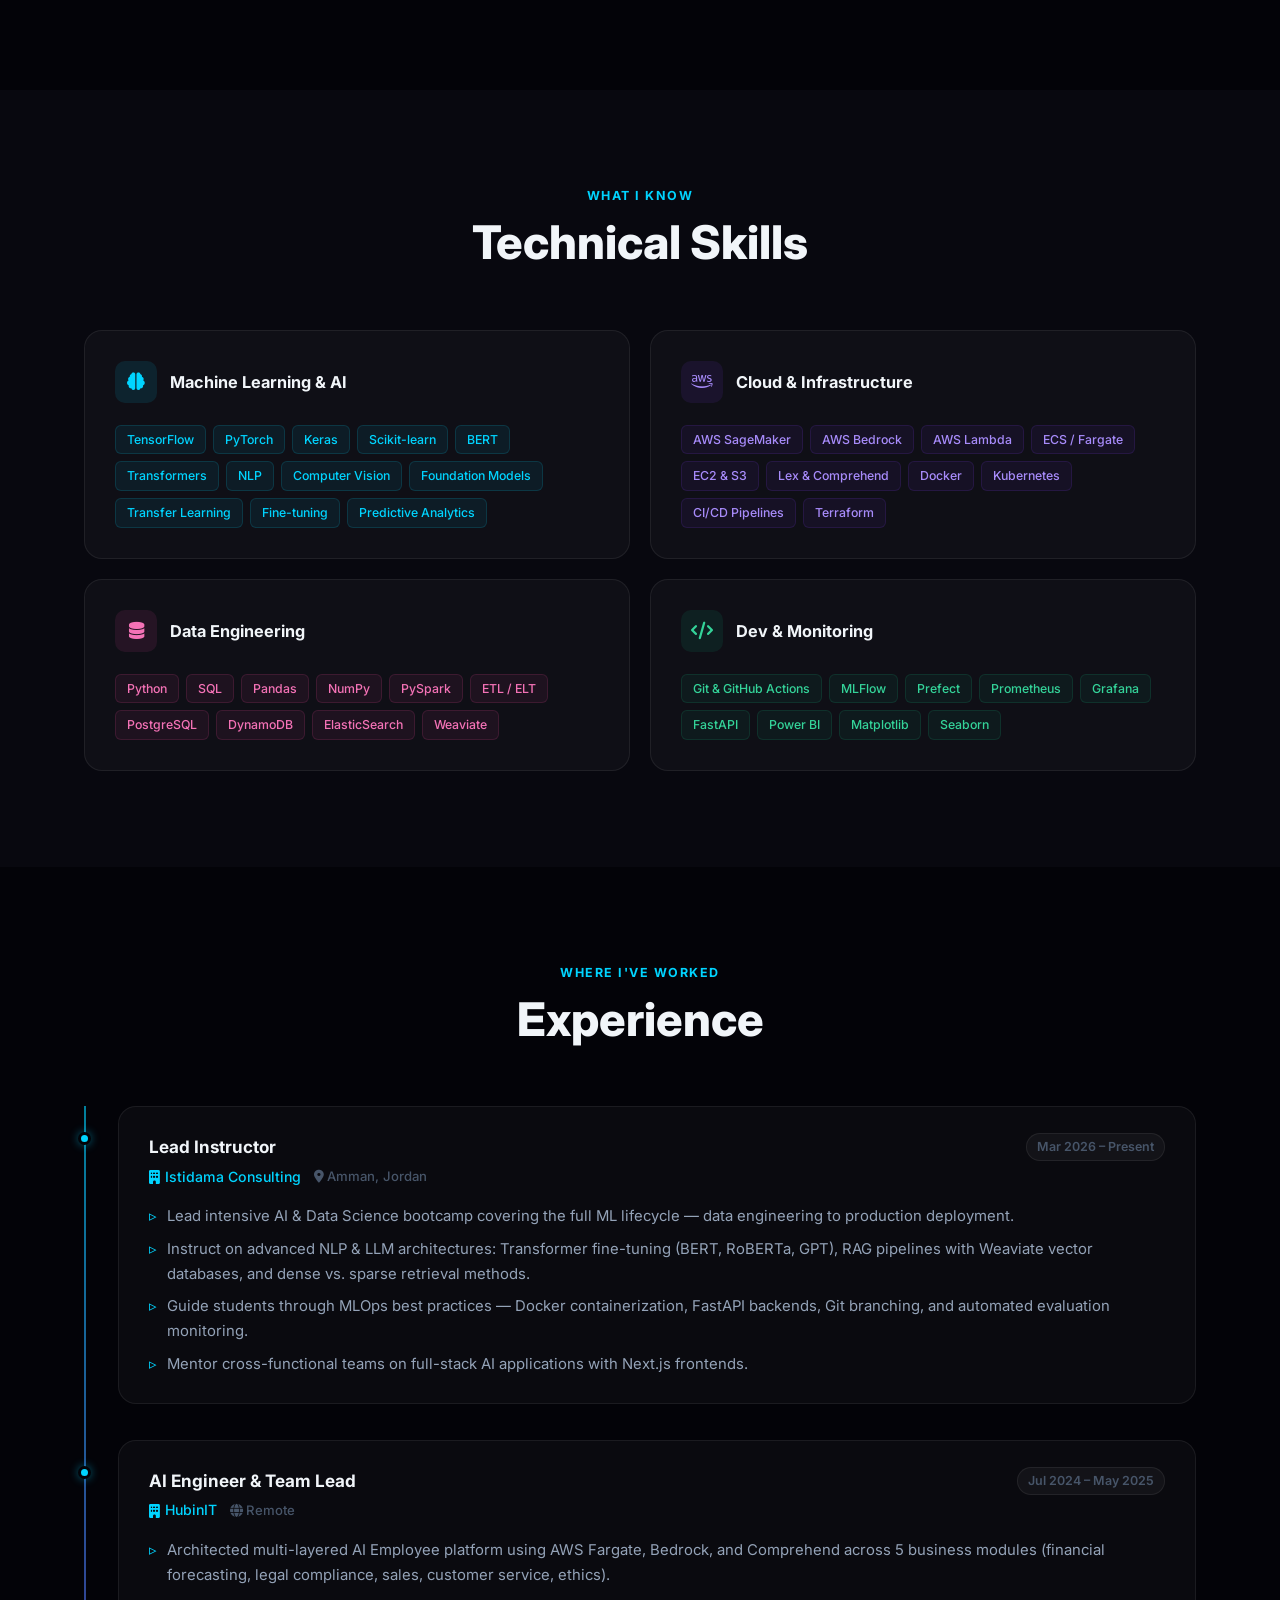
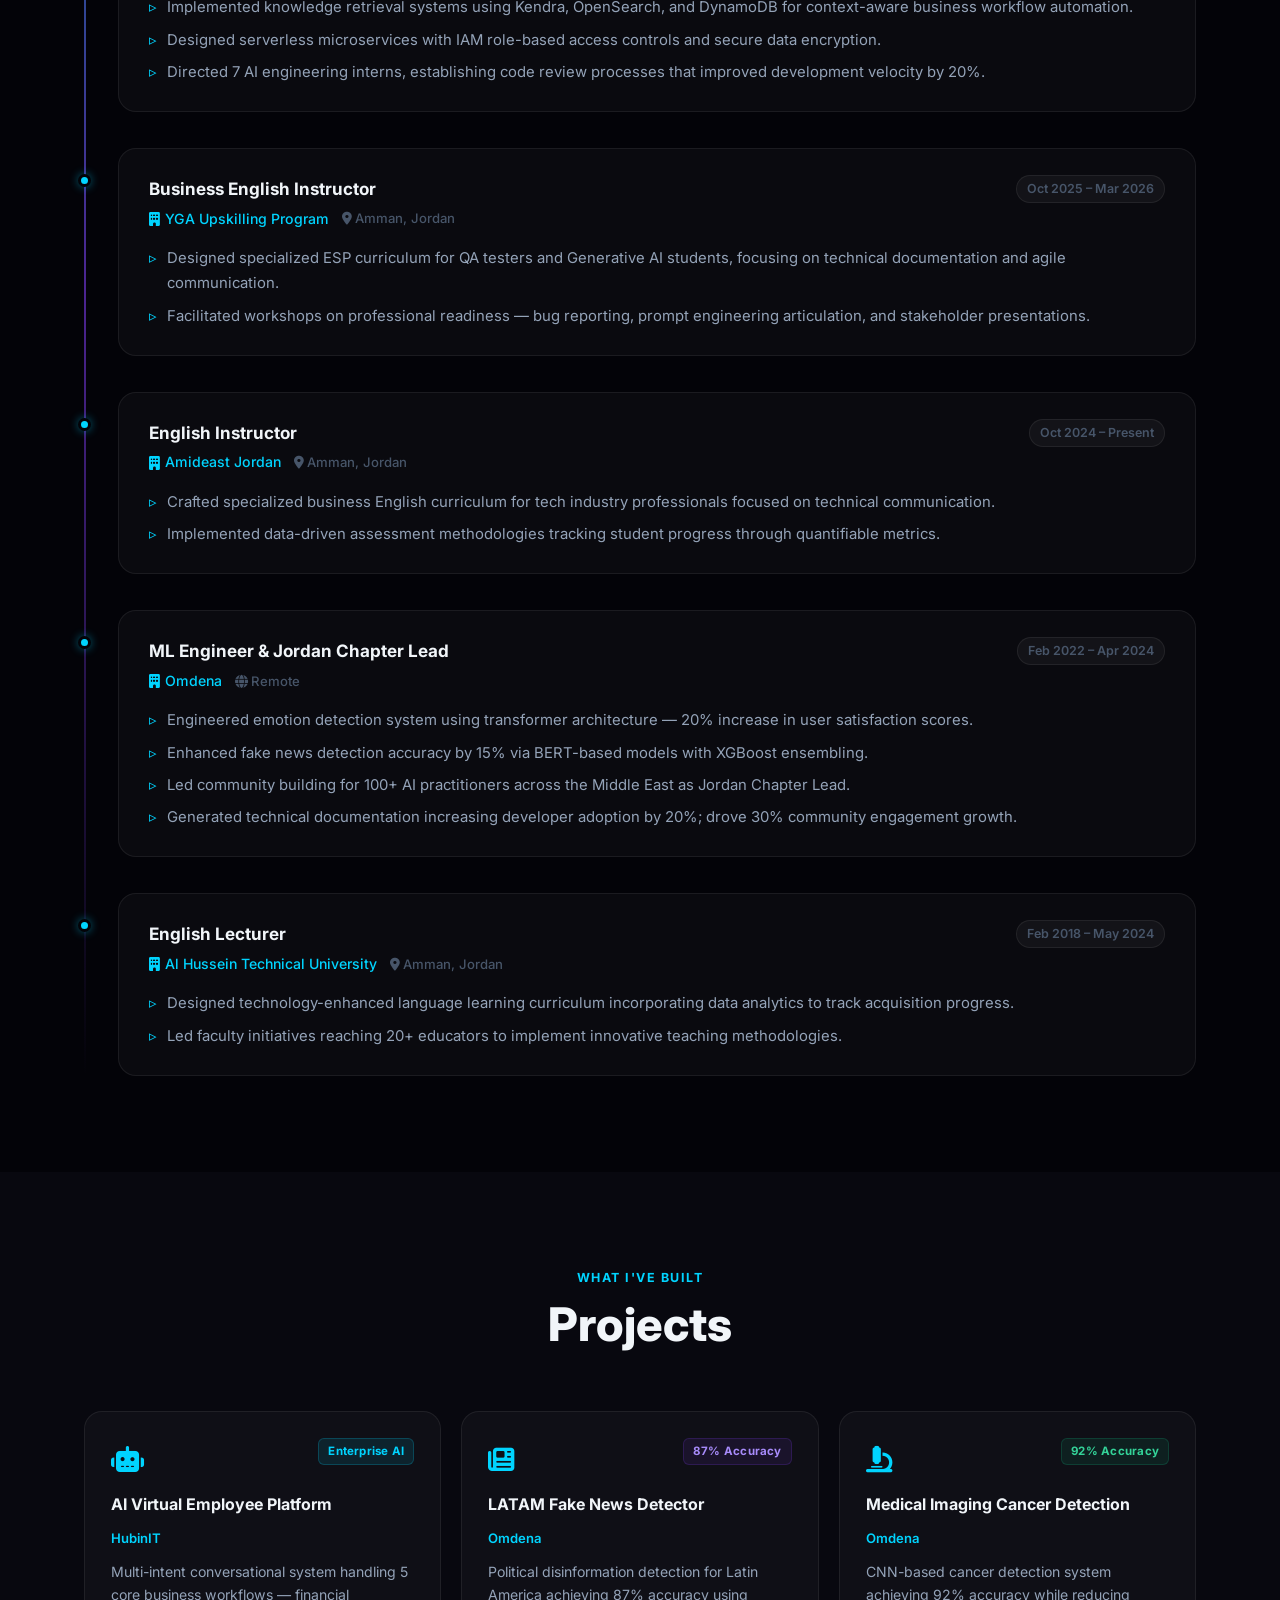
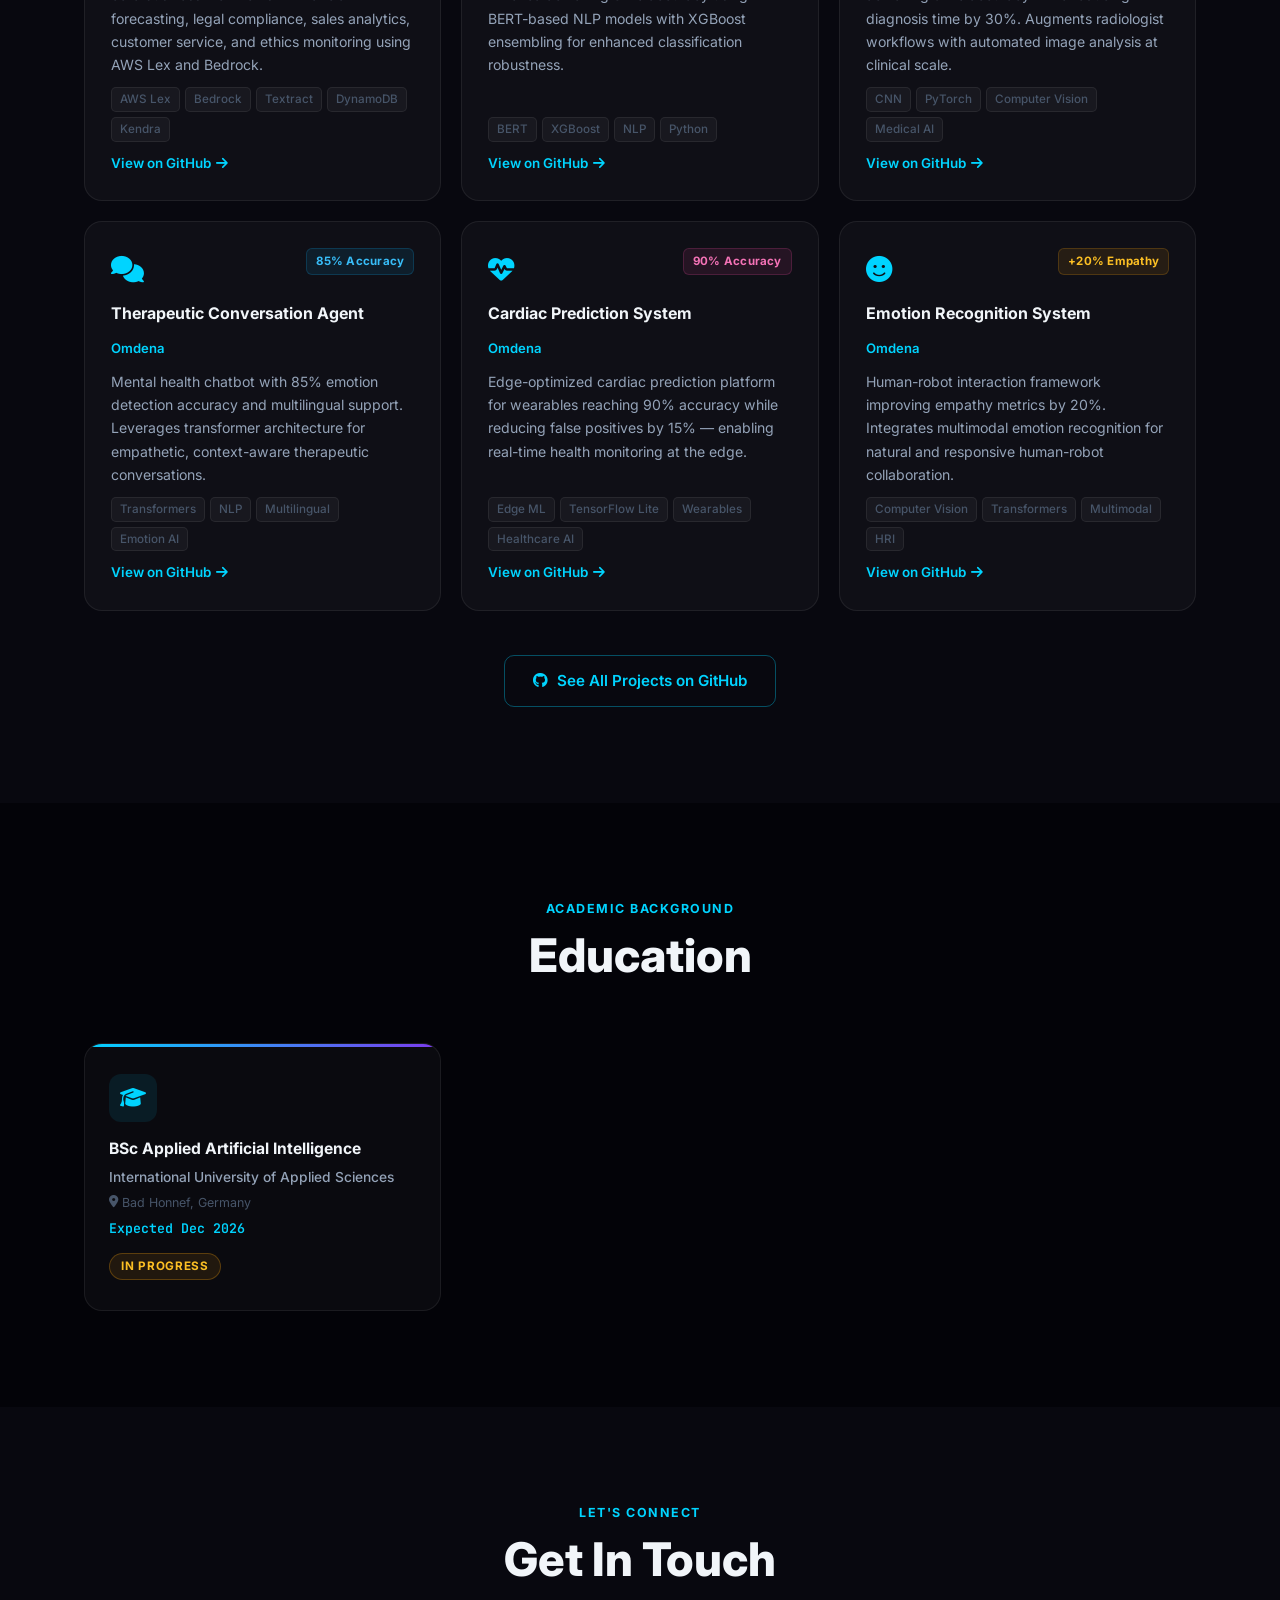
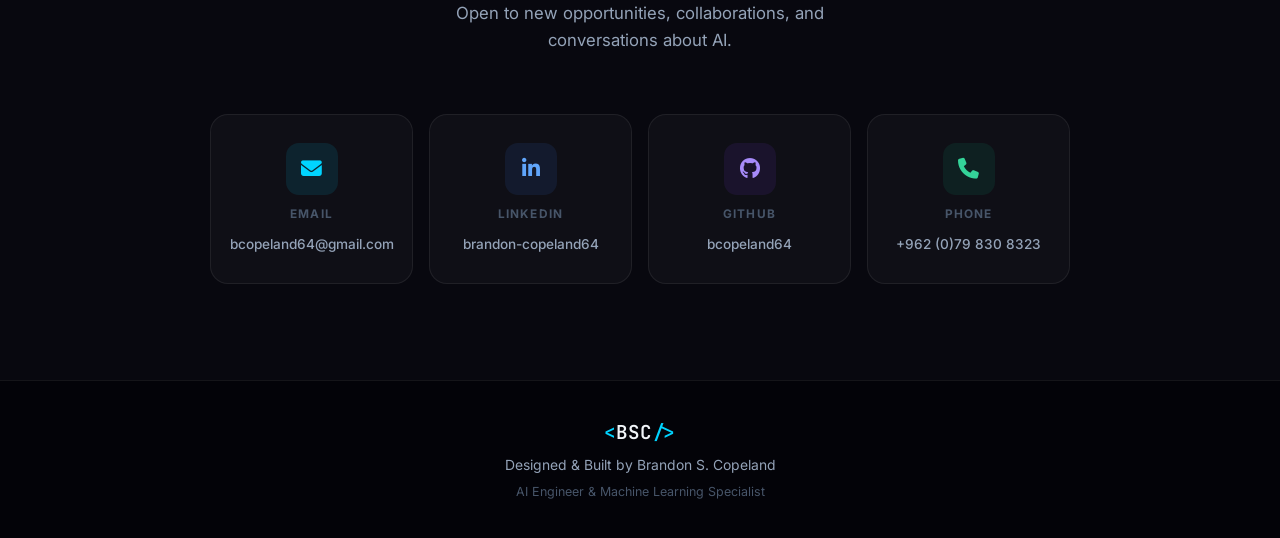
<file: Profile Page/index.html>
<!DOCTYPE html>
<html lang="en">
<head>
  <meta charset="UTF-8">
  <meta name="viewport" content="width=device-width, initial-scale=1.0">
  <meta name="description" content="Brandon S. Copeland — AI Engineer & Machine Learning Specialist with 3+ years building enterprise-scale AI on AWS.">
  <meta name="author" content="Brandon S. Copeland">
  <title>Brandon S. Copeland | AI Engineer</title>
  <link rel="preconnect" href="https://fonts.googleapis.com">
  <link rel="preconnect" href="https://fonts.gstatic.com" crossorigin>
  <link href="https://fonts.googleapis.com/css2?family=Inter:wght@300;400;500;600;700;800;900&family=JetBrains+Mono:wght@400;500;600&display=swap" rel="stylesheet">
  <link rel="stylesheet" href="https://cdnjs.cloudflare.com/ajax/libs/font-awesome/6.5.0/css/all.min.css">
  <link rel="stylesheet" href="styles.css">
</head>
<body>

  <!-- ===================== NAVIGATION ===================== -->
  <nav id="navbar">
    <div class="nav-container">
      <a href="#home" class="nav-logo">
        <span class="bracket">&lt;</span>BSC<span class="bracket">/&gt;</span>
      </a>
      <button class="nav-toggle" id="navToggle" aria-label="Toggle menu">
        <span></span><span></span><span></span>
      </button>
      <ul class="nav-links" id="navLinks">
        <li><a href="#about"      class="nav-link">About</a></li>
        <li><a href="#skills"     class="nav-link">Skills</a></li>
        <li><a href="#experience" class="nav-link">Experience</a></li>
        <li><a href="#projects"   class="nav-link">Projects</a></li>
        <li><a href="#education"  class="nav-link">Education</a></li>
        <li><a href="#contact"    class="nav-link">Contact</a></li>
        <li>
          <a href="Brandon_Copeland_Resume.pdf" target="_blank" class="nav-cta">
            Resume <i class="fas fa-download"></i>
          </a>
        </li>
      </ul>
    </div>
  </nav>

  <!-- ===================== HERO ===================== -->
  <section id="home" class="hero">
    <canvas id="neural-canvas"></canvas>
    <div class="hero-glow"></div>
    <div class="hero-content">
      <div class="hero-badge">
        <span class="badge-dot"></span>
        Available for new opportunities
      </div>
      <h1 class="hero-name">
        Brandon S.<br>
        <span class="gradient-text">Copeland</span>
      </h1>
      <div class="hero-subtitle">
        <span class="subtitle-dim">I build </span>
        <span id="typewriter"></span><span class="cursor">|</span>
      </div>
      <p class="hero-bio">
        AI Engineer &amp; Machine Learning Specialist with 3+ years designing enterprise-scale AI solutions.
        Specializing in NLP, computer vision, and foundation models on AWS cloud infrastructure.
      </p>
      <div class="hero-actions">
        <a href="#projects" class="btn btn-primary">View My Work <i class="fas fa-arrow-right"></i></a>
        <a href="#contact"  class="btn btn-ghost">Get In Touch</a>
      </div>
      <div class="hero-socials">
        <a href="https://github.com/bcopeland64"           target="_blank" rel="noopener" class="social-btn" title="GitHub">
          <i class="fab fa-github"></i>
        </a>
        <a href="https://linkedin.com/in/brandon-copeland64" target="_blank" rel="noopener" class="social-btn" title="LinkedIn">
          <i class="fab fa-linkedin-in"></i>
        </a>
        <a href="mailto:bcopeland64@gmail.com" class="social-btn" title="Email">
          <i class="fas fa-envelope"></i>
        </a>
      </div>
    </div>
    <div class="scroll-hint">
      <span>Scroll</span>
      <div class="scroll-line"></div>
    </div>
  </section>

  <!-- ===================== ABOUT ===================== -->
  <section id="about" class="section">
    <div class="container">
      <div class="section-head">
        <span class="section-label">Who I Am</span>
        <h2 class="section-title">About Me</h2>
      </div>
      <div class="about-grid">
        <div class="about-text reveal">
          <p>
            I'm an AI Engineer passionate about building intelligent systems that solve real-world problems at scale.
            With 3+ years of hands-on experience deploying production-ready ML applications on AWS, I work at the
            intersection of NLP, computer vision, and cloud-native architecture.
          </p>
          <p>
            My portfolio spans multi-intent conversational platforms, medical imaging analysis, fake news detection,
            and therapeutic AI — all shipped to production. I've led teams of engineers, managed 7+ AI/ML projects
            end-to-end, and built community around AI for 100+ practitioners across the Middle East.
          </p>
          <p>
            I also bring a rare dual background as an educator, currently leading AI &amp; Data Science bootcamps
            at Istidama Consulting — teaching the full ML lifecycle from raw data to deployed product.
          </p>
          <div class="about-chips">
            <span class="chip">🤖 AI Engineering</span>
            <span class="chip">☁️ AWS Cloud</span>
            <span class="chip">🧠 NLP &amp; LLMs</span>
            <span class="chip">👁️ Computer Vision</span>
            <span class="chip">🎓 Educator</span>
            <span class="chip">🌍 Community Leader</span>
          </div>
        </div>
        <div class="stats-grid reveal">
          <div class="stat-card">
            <div class="stat-num" data-target="3" data-suffix="+">3+</div>
            <div class="stat-lbl">Years Experience</div>
          </div>
          <div class="stat-card">
            <div class="stat-num" data-target="5" data-suffix="+">5+</div>
            <div class="stat-lbl">Production AI Apps</div>
          </div>
          <div class="stat-card">
            <div class="stat-num" data-target="100" data-suffix="+">100+</div>
            <div class="stat-lbl">Practitioners Led</div>
          </div>
          <div class="stat-card">
            <div class="stat-num" data-target="7" data-suffix="+">7+</div>
            <div class="stat-lbl">ML Projects Managed</div>
          </div>
        </div>
      </div>
    </div>
  </section>

  <!-- ===================== SKILLS ===================== -->
  <section id="skills" class="section section-alt">
    <div class="container">
      <div class="section-head">
        <span class="section-label">What I Know</span>
        <h2 class="section-title">Technical Skills</h2>
      </div>
      <div class="skills-grid">

        <div class="skill-card reveal">
          <div class="skill-card-header">
            <div class="skill-icon cyan"><i class="fas fa-brain"></i></div>
            <h3>Machine Learning &amp; AI</h3>
          </div>
          <div class="skill-tags">
            <span class="stag cyan">TensorFlow</span>
            <span class="stag cyan">PyTorch</span>
            <span class="stag cyan">Keras</span>
            <span class="stag cyan">Scikit-learn</span>
            <span class="stag cyan">BERT</span>
            <span class="stag cyan">Transformers</span>
            <span class="stag cyan">NLP</span>
            <span class="stag cyan">Computer Vision</span>
            <span class="stag cyan">Foundation Models</span>
            <span class="stag cyan">Transfer Learning</span>
            <span class="stag cyan">Fine-tuning</span>
            <span class="stag cyan">Predictive Analytics</span>
          </div>
        </div>

        <div class="skill-card reveal">
          <div class="skill-card-header">
            <div class="skill-icon purple"><i class="fab fa-aws"></i></div>
            <h3>Cloud &amp; Infrastructure</h3>
          </div>
          <div class="skill-tags">
            <span class="stag purple">AWS SageMaker</span>
            <span class="stag purple">AWS Bedrock</span>
            <span class="stag purple">AWS Lambda</span>
            <span class="stag purple">ECS / Fargate</span>
            <span class="stag purple">EC2 &amp; S3</span>
            <span class="stag purple">Lex &amp; Comprehend</span>
            <span class="stag purple">Docker</span>
            <span class="stag purple">Kubernetes</span>
            <span class="stag purple">CI/CD Pipelines</span>
            <span class="stag purple">Terraform</span>
          </div>
        </div>

        <div class="skill-card reveal">
          <div class="skill-card-header">
            <div class="skill-icon pink"><i class="fas fa-database"></i></div>
            <h3>Data Engineering</h3>
          </div>
          <div class="skill-tags">
            <span class="stag pink">Python</span>
            <span class="stag pink">SQL</span>
            <span class="stag pink">Pandas</span>
            <span class="stag pink">NumPy</span>
            <span class="stag pink">PySpark</span>
            <span class="stag pink">ETL / ELT</span>
            <span class="stag pink">PostgreSQL</span>
            <span class="stag pink">DynamoDB</span>
            <span class="stag pink">ElasticSearch</span>
            <span class="stag pink">Weaviate</span>
          </div>
        </div>

        <div class="skill-card reveal">
          <div class="skill-card-header">
            <div class="skill-icon green"><i class="fas fa-code"></i></div>
            <h3>Dev &amp; Monitoring</h3>
          </div>
          <div class="skill-tags">
            <span class="stag green">Git &amp; GitHub Actions</span>
            <span class="stag green">MLFlow</span>
            <span class="stag green">Prefect</span>
            <span class="stag green">Prometheus</span>
            <span class="stag green">Grafana</span>
            <span class="stag green">FastAPI</span>
            <span class="stag green">Power BI</span>
            <span class="stag green">Matplotlib</span>
            <span class="stag green">Seaborn</span>
          </div>
        </div>

      </div>
    </div>
  </section>

  <!-- ===================== EXPERIENCE ===================== -->
  <section id="experience" class="section">
    <div class="container">
      <div class="section-head">
        <span class="section-label">Where I've Worked</span>
        <h2 class="section-title">Experience</h2>
      </div>
      <div class="timeline">

        <div class="tl-item reveal">
          <div class="tl-dot"></div>
          <div class="tl-card">
            <div class="tl-top">
              <div>
                <h3 class="tl-role">Lead Instructor</h3>
                <div class="tl-company">
                  <i class="fas fa-building"></i> Istidama Consulting
                  <span class="tl-loc"><i class="fas fa-map-marker-alt"></i> Amman, Jordan</span>
                </div>
              </div>
              <span class="tl-date">Mar 2026 – Present</span>
            </div>
            <ul class="tl-list">
              <li>Lead intensive AI &amp; Data Science bootcamp covering the full ML lifecycle — data engineering to production deployment.</li>
              <li>Instruct on advanced NLP &amp; LLM architectures: Transformer fine-tuning (BERT, RoBERTa, GPT), RAG pipelines with Weaviate vector databases, and dense vs. sparse retrieval methods.</li>
              <li>Guide students through MLOps best practices — Docker containerization, FastAPI backends, Git branching, and automated evaluation monitoring.</li>
              <li>Mentor cross-functional teams on full-stack AI applications with Next.js frontends.</li>
            </ul>
          </div>
        </div>

        <div class="tl-item reveal">
          <div class="tl-dot"></div>
          <div class="tl-card">
            <div class="tl-top">
              <div>
                <h3 class="tl-role">AI Engineer &amp; Team Lead</h3>
                <div class="tl-company">
                  <i class="fas fa-building"></i> HubinIT
                  <span class="tl-loc"><i class="fas fa-globe"></i> Remote</span>
                </div>
              </div>
              <span class="tl-date">Jul 2024 – May 2025</span>
            </div>
            <ul class="tl-list">
              <li>Architected multi-layered AI Employee platform using AWS Fargate, Bedrock, and Comprehend across 5 business modules (financial forecasting, legal compliance, sales, customer service, ethics).</li>
              <li>Implemented knowledge retrieval systems using Kendra, OpenSearch, and DynamoDB for context-aware business workflow automation.</li>
              <li>Designed serverless microservices with IAM role-based access controls and secure data encryption.</li>
              <li>Directed 7 AI engineering interns, establishing code review processes that improved development velocity by 20%.</li>
            </ul>
          </div>
        </div>

        <div class="tl-item reveal">
          <div class="tl-dot"></div>
          <div class="tl-card">
            <div class="tl-top">
              <div>
                <h3 class="tl-role">Business English Instructor</h3>
                <div class="tl-company">
                  <i class="fas fa-building"></i> YGA Upskilling Program
                  <span class="tl-loc"><i class="fas fa-map-marker-alt"></i> Amman, Jordan</span>
                </div>
              </div>
              <span class="tl-date">Oct 2025 – Mar 2026</span>
            </div>
            <ul class="tl-list">
              <li>Designed specialized ESP curriculum for QA testers and Generative AI students, focusing on technical documentation and agile communication.</li>
              <li>Facilitated workshops on professional readiness — bug reporting, prompt engineering articulation, and stakeholder presentations.</li>
            </ul>
          </div>
        </div>

        <div class="tl-item reveal">
          <div class="tl-dot"></div>
          <div class="tl-card">
            <div class="tl-top">
              <div>
                <h3 class="tl-role">English Instructor</h3>
                <div class="tl-company">
                  <i class="fas fa-building"></i> Amideast Jordan
                  <span class="tl-loc"><i class="fas fa-map-marker-alt"></i> Amman, Jordan</span>
                </div>
              </div>
              <span class="tl-date">Oct 2024 – Present</span>
            </div>
            <ul class="tl-list">
              <li>Crafted specialized business English curriculum for tech industry professionals focused on technical communication.</li>
              <li>Implemented data-driven assessment methodologies tracking student progress through quantifiable metrics.</li>
            </ul>
          </div>
        </div>

        <div class="tl-item reveal">
          <div class="tl-dot"></div>
          <div class="tl-card">
            <div class="tl-top">
              <div>
                <h3 class="tl-role">ML Engineer &amp; Jordan Chapter Lead</h3>
                <div class="tl-company">
                  <i class="fas fa-building"></i> Omdena
                  <span class="tl-loc"><i class="fas fa-globe"></i> Remote</span>
                </div>
              </div>
              <span class="tl-date">Feb 2022 – Apr 2024</span>
            </div>
            <ul class="tl-list">
              <li>Engineered emotion detection system using transformer architecture — 20% increase in user satisfaction scores.</li>
              <li>Enhanced fake news detection accuracy by 15% via BERT-based models with XGBoost ensembling.</li>
              <li>Led community building for 100+ AI practitioners across the Middle East as Jordan Chapter Lead.</li>
              <li>Generated technical documentation increasing developer adoption by 20%; drove 30% community engagement growth.</li>
            </ul>
          </div>
        </div>

        <div class="tl-item reveal">
          <div class="tl-dot"></div>
          <div class="tl-card">
            <div class="tl-top">
              <div>
                <h3 class="tl-role">English Lecturer</h3>
                <div class="tl-company">
                  <i class="fas fa-building"></i> Al Hussein Technical University
                  <span class="tl-loc"><i class="fas fa-map-marker-alt"></i> Amman, Jordan</span>
                </div>
              </div>
              <span class="tl-date">Feb 2018 – May 2024</span>
            </div>
            <ul class="tl-list">
              <li>Designed technology-enhanced language learning curriculum incorporating data analytics to track acquisition progress.</li>
              <li>Led faculty initiatives reaching 20+ educators to implement innovative teaching methodologies.</li>
            </ul>
          </div>
        </div>

      </div>
    </div>
  </section>

  <!-- ===================== PROJECTS ===================== -->
  <section id="projects" class="section section-alt">
    <div class="container">
      <div class="section-head">
        <span class="section-label">What I've Built</span>
        <h2 class="section-title">Projects</h2>
      </div>
      <div class="projects-grid">

        <div class="proj-card reveal">
          <div class="proj-top">
            <div class="proj-icon"><i class="fas fa-robot"></i></div>
            <span class="proj-badge badge-cyan">Enterprise AI</span>
          </div>
          <h3>AI Virtual Employee Platform</h3>
          <p class="proj-org">HubinIT</p>
          <p class="proj-desc">Multi-intent conversational system handling 5 core business workflows — financial forecasting, legal compliance, sales analytics, customer service, and ethics monitoring using AWS Lex and Bedrock.</p>
          <div class="proj-tech">
            <span>AWS Lex</span><span>Bedrock</span><span>Textract</span><span>DynamoDB</span><span>Kendra</span>
          </div>
          <a href="https://github.com/bcopeland64" target="_blank" rel="noopener" class="proj-link">
            View on GitHub <i class="fas fa-arrow-right"></i>
          </a>
        </div>

        <div class="proj-card reveal">
          <div class="proj-top">
            <div class="proj-icon"><i class="fas fa-newspaper"></i></div>
            <span class="proj-badge badge-purple">87% Accuracy</span>
          </div>
          <h3>LATAM Fake News Detector</h3>
          <p class="proj-org">Omdena</p>
          <p class="proj-desc">Political disinformation detection for Latin America achieving 87% accuracy using BERT-based NLP models with XGBoost ensembling for enhanced classification robustness.</p>
          <div class="proj-tech">
            <span>BERT</span><span>XGBoost</span><span>NLP</span><span>Python</span>
          </div>
          <a href="https://github.com/bcopeland64" target="_blank" rel="noopener" class="proj-link">
            View on GitHub <i class="fas fa-arrow-right"></i>
          </a>
        </div>

        <div class="proj-card reveal">
          <div class="proj-top">
            <div class="proj-icon"><i class="fas fa-microscope"></i></div>
            <span class="proj-badge badge-green">92% Accuracy</span>
          </div>
          <h3>Medical Imaging Cancer Detection</h3>
          <p class="proj-org">Omdena</p>
          <p class="proj-desc">CNN-based cancer detection system achieving 92% accuracy while reducing diagnosis time by 30%. Augments radiologist workflows with automated image analysis at clinical scale.</p>
          <div class="proj-tech">
            <span>CNN</span><span>PyTorch</span><span>Computer Vision</span><span>Medical AI</span>
          </div>
          <a href="https://github.com/bcopeland64" target="_blank" rel="noopener" class="proj-link">
            View on GitHub <i class="fas fa-arrow-right"></i>
          </a>
        </div>

        <div class="proj-card reveal">
          <div class="proj-top">
            <div class="proj-icon"><i class="fas fa-comments"></i></div>
            <span class="proj-badge badge-sky">85% Accuracy</span>
          </div>
          <h3>Therapeutic Conversation Agent</h3>
          <p class="proj-org">Omdena</p>
          <p class="proj-desc">Mental health chatbot with 85% emotion detection accuracy and multilingual support. Leverages transformer architecture for empathetic, context-aware therapeutic conversations.</p>
          <div class="proj-tech">
            <span>Transformers</span><span>NLP</span><span>Multilingual</span><span>Emotion AI</span>
          </div>
          <a href="https://github.com/bcopeland64" target="_blank" rel="noopener" class="proj-link">
            View on GitHub <i class="fas fa-arrow-right"></i>
          </a>
        </div>

        <div class="proj-card reveal">
          <div class="proj-top">
            <div class="proj-icon"><i class="fas fa-heart-pulse"></i></div>
            <span class="proj-badge badge-pink">90% Accuracy</span>
          </div>
          <h3>Cardiac Prediction System</h3>
          <p class="proj-org">Omdena</p>
          <p class="proj-desc">Edge-optimized cardiac prediction platform for wearables reaching 90% accuracy while reducing false positives by 15% — enabling real-time health monitoring at the edge.</p>
          <div class="proj-tech">
            <span>Edge ML</span><span>TensorFlow Lite</span><span>Wearables</span><span>Healthcare AI</span>
          </div>
          <a href="https://github.com/bcopeland64" target="_blank" rel="noopener" class="proj-link">
            View on GitHub <i class="fas fa-arrow-right"></i>
          </a>
        </div>

        <div class="proj-card reveal">
          <div class="proj-top">
            <div class="proj-icon"><i class="fas fa-face-smile"></i></div>
            <span class="proj-badge badge-orange">+20% Empathy</span>
          </div>
          <h3>Emotion Recognition System</h3>
          <p class="proj-org">Omdena</p>
          <p class="proj-desc">Human-robot interaction framework improving empathy metrics by 20%. Integrates multimodal emotion recognition for natural and responsive human-robot collaboration.</p>
          <div class="proj-tech">
            <span>Computer Vision</span><span>Transformers</span><span>Multimodal</span><span>HRI</span>
          </div>
          <a href="https://github.com/bcopeland64" target="_blank" rel="noopener" class="proj-link">
            View on GitHub <i class="fas fa-arrow-right"></i>
          </a>
        </div>

      </div>
      <div class="github-cta">
        <a href="https://github.com/bcopeland64" target="_blank" rel="noopener" class="btn btn-outline">
          <i class="fab fa-github"></i> See All Projects on GitHub
        </a>
      </div>
    </div>
  </section>

  <!-- ===================== EDUCATION ===================== -->
  <section id="education" class="section">
    <div class="container">
      <div class="section-head">
        <span class="section-label">Academic Background</span>
        <h2 class="section-title">Education</h2>
      </div>
      <div class="edu-grid">

        <div class="edu-card reveal">
          <div class="edu-stripe"></div>
          <div class="edu-icon-wrap"><i class="fas fa-graduation-cap"></i></div>
          <div class="edu-body">
            <span class="edu-degree">BSc Applied Artificial Intelligence</span>
            <span class="edu-school">International University of Applied Sciences</span>
            <span class="edu-loc"><i class="fas fa-map-marker-alt"></i> Bad Honnef, Germany</span>
            <span class="edu-year">Expected Dec 2026</span>
          </div>
          <span class="edu-status status-active">In Progress</span>
        </div>

        <div class="edu-card reveal">
          <div class="edu-stripe"></div>
          <div class="edu-icon-wrap"><i class="fas fa-graduation-cap"></i></div>
          <div class="edu-body">
            <span class="edu-degree">MSc Computer Science</span>
            <span class="edu-school">Islamic University of Minnesota</span>
            <span class="edu-loc"><i class="fas fa-map-marker-alt"></i> Bloomington, Minnesota</span>
            <span class="edu-year">May 2022</span>
          </div>
          <span class="edu-status status-done">Completed</span>
        </div>

        <div class="edu-card reveal">
          <div class="edu-stripe"></div>
          <div class="edu-icon-wrap"><i class="fas fa-graduation-cap"></i></div>
          <div class="edu-body">
            <span class="edu-degree">BA Islamic Studies</span>
            <span class="edu-school">Islamic University of Minnesota</span>
            <span class="edu-loc"><i class="fas fa-map-marker-alt"></i> Bloomington, Minnesota</span>
            <span class="edu-year">August 2017</span>
          </div>
          <span class="edu-status status-done">Completed</span>
        </div>

      </div>
    </div>
  </section>

  <!-- ===================== CONTACT ===================== -->
  <section id="contact" class="section section-alt">
    <div class="container">
      <div class="section-head">
        <span class="section-label">Let's Connect</span>
        <h2 class="section-title">Get In Touch</h2>
        <p class="section-sub">Open to new opportunities, collaborations, and conversations about AI.</p>
      </div>
      <div class="contact-grid">

        <a href="mailto:bcopeland64@gmail.com" class="contact-card reveal">
          <div class="contact-icon-wrap ci-cyan"><i class="fas fa-envelope"></i></div>
          <span class="contact-label">Email</span>
          <span class="contact-val">bcopeland64@gmail.com</span>
        </a>

        <a href="https://linkedin.com/in/brandon-copeland64" target="_blank" rel="noopener" class="contact-card reveal">
          <div class="contact-icon-wrap ci-blue"><i class="fab fa-linkedin-in"></i></div>
          <span class="contact-label">LinkedIn</span>
          <span class="contact-val">brandon-copeland64</span>
        </a>

        <a href="https://github.com/bcopeland64" target="_blank" rel="noopener" class="contact-card reveal">
          <div class="contact-icon-wrap ci-purple"><i class="fab fa-github"></i></div>
          <span class="contact-label">GitHub</span>
          <span class="contact-val">bcopeland64</span>
        </a>

        <a href="tel:+962798308323" class="contact-card reveal">
          <div class="contact-icon-wrap ci-green"><i class="fas fa-phone"></i></div>
          <span class="contact-label">Phone</span>
          <span class="contact-val">+962 (0)79 830 8323</span>
        </a>

      </div>
    </div>
  </section>

  <!-- ===================== FOOTER ===================== -->
  <footer class="footer">
    <div class="container footer-inner">
      <a href="#home" class="nav-logo">
        <span class="bracket">&lt;</span>BSC<span class="bracket">/&gt;</span>
      </a>
      <p class="footer-copy">Designed &amp; Built by Brandon S. Copeland</p>
      <p class="footer-sub">AI Engineer &amp; Machine Learning Specialist</p>
    </div>
  </footer>

  <script src="script.js"></script>
</body>
</html>
</file>
<file: styles.css>
/* ============================================================
   LINEAR.APP-INSPIRED DESIGN SYSTEM
   Primary: Violet #7c6af7  |  Secondary: Purple #a855f7
============================================================ */
:root {
  --bg:         #07070b;
  --bg-alt:     #0d0d15;
  --bg-card:    rgba(124,106,247,0.03);
  --bg-card-hv: rgba(124,106,247,0.07);

  --violet:  #7c6af7;
  --purple:  #a855f7;
  --pink:    #ec4899;
  --green:   #10b981;
  --sky:     #0ea5e9;
  --orange:  #f59e0b;

  --txt:   #f4f4f5;
  --txt-2: #a1a1aa;
  --txt-3: #52525b;

  --border:   rgba(255,255,255,0.07);
  --border-g: rgba(124,106,247,0.3);

  --grad:   linear-gradient(135deg, #7c6af7 0%, #a855f7 100%);
  --shadow: 0 8px 32px rgba(0,0,0,0.55);
  --glow:   0 0 40px rgba(124,106,247,0.12);

  --nav-h: 68px;
  --r:     12px;
  --r-lg:  18px;
  --ease:  cubic-bezier(0.4,0,0.2,1);
}

/* ============================================================
   RESET
============================================================ */
*,*::before,*::after { box-sizing:border-box; margin:0; padding:0; }
html { scroll-behavior:smooth; scroll-padding-top:var(--nav-h); }
body {
  font-family:'Inter',-apple-system,BlinkMacSystemFont,sans-serif;
  background:var(--bg);
  color:var(--txt);
  line-height:1.6;
  overflow-x:hidden;
}
a { text-decoration:none; color:inherit; }
ul { list-style:none; }

/* ============================================================
   SCROLLBAR
============================================================ */
::-webkit-scrollbar { width:5px; }
::-webkit-scrollbar-track { background:var(--bg); }
::-webkit-scrollbar-thumb { background:var(--violet); border-radius:3px; }
::-webkit-scrollbar-thumb:hover { background:var(--purple); }

/* ============================================================
   UTILITIES
============================================================ */
.gradient-text {
  background:var(--grad);
  -webkit-background-clip:text;
  -webkit-text-fill-color:transparent;
  background-clip:text;
}
.container { max-width:1160px; margin:0 auto; padding:0 24px; }

/* ============================================================
   NAVIGATION
============================================================ */
#navbar {
  position:fixed; inset:0 0 auto 0;
  height:var(--nav-h); z-index:900;
  transition:background 0.3s var(--ease), border-color 0.3s var(--ease);
}
#navbar.scrolled {
  background:rgba(7,7,11,0.9);
  backdrop-filter:blur(20px);
  -webkit-backdrop-filter:blur(20px);
  border-bottom:1px solid var(--border);
}
.nav-container {
  max-width:1160px; margin:0 auto; padding:0 24px;
  height:100%; display:flex; align-items:center; justify-content:space-between;
}
.nav-logo {
  font-family:'JetBrains Mono',monospace;
  font-size:1.2rem; font-weight:600;
  transition:color 0.2s;
}
.nav-logo:hover { color:var(--violet); }
.bracket { color:var(--violet); }

.nav-links { display:flex; align-items:center; gap:4px; }
.nav-link {
  font-size:0.88rem; font-weight:500; color:var(--txt-2);
  padding:7px 13px; border-radius:8px; transition:all 0.2s var(--ease);
  position:relative;
}
.nav-link:hover,.nav-link.active { color:var(--txt); background:rgba(255,255,255,0.05); }
.nav-link.active::after {
  content:''; position:absolute;
  bottom:4px; left:50%; transform:translateX(-50%);
  width:4px; height:4px;
  background:var(--violet); border-radius:50%;
}
.nav-cta {
  display:inline-flex; align-items:center; gap:6px;
  font-size:0.85rem; font-weight:600; color:var(--violet);
  border:1px solid rgba(124,106,247,0.38);
  padding:7px 16px; border-radius:8px; margin-left:6px;
  transition:all 0.2s var(--ease);
}
.nav-cta:hover {
  background:rgba(124,106,247,0.1);
  border-color:var(--violet);
  box-shadow:0 0 20px rgba(124,106,247,0.2);
}
.nav-toggle {
  display:none; flex-direction:column; gap:5px;
  padding:7px; background:none; border:none; cursor:pointer;
}
.nav-toggle span {
  display:block; width:22px; height:2px;
  background:var(--txt); border-radius:2px;
  transition:all 0.3s var(--ease);
}

/* ============================================================
   HERO
============================================================ */
.hero {
  position:relative; min-height:100vh;
  display:flex; align-items:center;
  overflow:hidden;
}
#neural-canvas {
  position:absolute; inset:0;
  width:100%; height:100%; opacity:0.35;
}

/* Dot grid — Linear.app style */
.hero-grid {
  position:absolute; inset:0;
  background-image:radial-gradient(circle, rgba(124,106,247,0.13) 1px, transparent 1px);
  background-size:30px 30px;
  pointer-events:none; z-index:1;
  mask-image:radial-gradient(ellipse 80% 80% at 50% 50%, black 40%, transparent 100%);
  -webkit-mask-image:radial-gradient(ellipse 80% 80% at 50% 50%, black 40%, transparent 100%);
}

/* Centered glow behind heading */
.hero-glow {
  position:absolute; top:-5%; left:50%; transform:translateX(-50%);
  width:900px; height:700px;
  background:radial-gradient(ellipse, rgba(124,106,247,0.18) 0%, transparent 65%);
  pointer-events:none; z-index:1;
}

.hero-content {
  position:relative; z-index:2;
  width:100%; max-width:1160px; margin:0 auto;
  padding:calc(var(--nav-h) + 60px) 24px 100px;
  display:flex; flex-direction:column; align-items:center;
  text-align:center;
}

.hero-badge {
  display:inline-flex; align-items:center; gap:8px;
  font-size:0.82rem; font-weight:600; color:var(--green);
  background:rgba(16,185,129,0.08); border:1px solid rgba(16,185,129,0.22);
  padding:5px 14px; border-radius:100px; margin-bottom:32px;
}
.badge-dot {
  width:7px; height:7px; background:var(--green);
  border-radius:50%; animation:blink-dot 2s infinite;
}
@keyframes blink-dot {
  0%,100% { opacity:1; transform:scale(1); }
  50% { opacity:0.45; transform:scale(0.75); }
}

.hero-name {
  font-size:clamp(1.6rem,5vw,4.2rem);
  font-weight:900; line-height:1.05;
  letter-spacing:-0.04em; margin-bottom:22px;
  white-space:nowrap;
}

.hero-subtitle {
  font-family:'JetBrains Mono',monospace;
  font-size:clamp(1rem,2.5vw,1.45rem);
  color:var(--txt-2); margin-bottom:28px;
}
.subtitle-dim { color:var(--txt-3); }
#typewriter { color:var(--violet); font-weight:600; }
.cursor { color:var(--violet); animation:blink-cur 1s step-end infinite; }
@keyframes blink-cur { 0%,100% { opacity:1; } 50% { opacity:0; } }

.hero-bio {
  font-size:1.1rem; color:var(--txt-2);
  max-width:560px; margin-bottom:40px; line-height:1.78;
}

.hero-actions {
  display:flex; gap:14px; flex-wrap:wrap;
  justify-content:center; margin-bottom:44px;
}

/* ── Buttons ── */
.btn {
  display:inline-flex; align-items:center; gap:8px;
  padding:13px 26px; border-radius:10px;
  font-size:0.95rem; font-weight:600;
  transition:all 0.25s var(--ease); border:none; cursor:pointer;
}
.btn-primary { background:var(--grad); color:#fff; }
.btn-primary:hover { transform:translateY(-2px); box-shadow:0 10px 30px rgba(124,106,247,0.35); }
.btn-ghost {
  background:rgba(255,255,255,0.05); color:var(--txt);
  border:1px solid var(--border);
}
.btn-ghost:hover {
  background:rgba(255,255,255,0.09);
  border-color:rgba(255,255,255,0.16);
  transform:translateY(-2px);
}
.btn-outline {
  display:inline-flex; align-items:center; gap:9px;
  padding:13px 28px; border-radius:10px;
  font-size:0.95rem; font-weight:600;
  color:var(--violet); border:1px solid rgba(124,106,247,0.38);
  background:transparent; transition:all 0.25s var(--ease);
}
.btn-outline:hover {
  background:rgba(124,106,247,0.08);
  border-color:var(--violet);
  transform:translateY(-2px);
  box-shadow:0 8px 28px rgba(124,106,247,0.22);
}

/* ── Social ── */
.hero-socials { display:flex; gap:10px; justify-content:center; }
.social-btn {
  width:42px; height:42px;
  display:flex; align-items:center; justify-content:center;
  border-radius:10px;
  background:rgba(255,255,255,0.04); border:1px solid var(--border);
  color:var(--txt-2); font-size:1.05rem;
  transition:all 0.22s var(--ease);
}
.social-btn:hover {
  color:var(--violet);
  border-color:rgba(124,106,247,0.4);
  background:rgba(124,106,247,0.09);
  transform:translateY(-2px);
}

/* ── Scroll hint ── */
.scroll-hint {
  position:absolute; bottom:38px; left:50%; transform:translateX(-50%);
  z-index:2; display:flex; flex-direction:column; align-items:center; gap:8px;
  color:var(--txt-3); font-size:0.7rem; letter-spacing:0.12em; text-transform:uppercase;
}
.scroll-line {
  width:1px; height:36px;
  background:linear-gradient(to bottom, var(--txt-3), transparent);
  animation:scroll-anim 2s ease-in-out infinite;
}
@keyframes scroll-anim {
  0%,100% { opacity:0.3; transform:scaleY(0.8); }
  50% { opacity:1; transform:scaleY(1); }
}

/* ============================================================
   SECTION SHELLS
============================================================ */
.section { padding:100px 0; }
.section-alt { background:var(--bg-alt); }
.section-head { text-align:center; margin-bottom:64px; }
.section-label {
  display:block; font-size:0.78rem; font-weight:700;
  letter-spacing:0.12em; text-transform:uppercase;
  color:var(--violet); margin-bottom:10px;
}
.section-title {
  font-size:clamp(1.9rem,4.5vw,2.9rem); font-weight:800;
  color:var(--txt); line-height:1.15;
}
.section-sub {
  margin-top:14px; font-size:1.05rem; color:var(--txt-2);
  max-width:480px; margin-left:auto; margin-right:auto;
}

/* ============================================================
   ABOUT
============================================================ */
.about-grid {
  display:grid; grid-template-columns:1fr 400px;
  gap:64px; align-items:start;
}
.about-text p { color:var(--txt-2); line-height:1.82; margin-bottom:18px; font-size:1.03rem; }
.about-chips { display:flex; flex-wrap:wrap; gap:8px; margin-top:10px; }
.chip {
  padding:5px 13px; border-radius:100px;
  font-size:0.83rem; font-weight:500;
  background:rgba(255,255,255,0.04); border:1px solid var(--border);
  color:var(--txt-2); transition:all 0.2s;
}
.chip:hover { border-color:rgba(124,106,247,0.35); color:var(--txt); }

.stats-grid { display:grid; grid-template-columns:1fr 1fr; gap:16px; }
.stat-card {
  background:var(--bg-card); border:1px solid var(--border);
  border-radius:var(--r); padding:26px 20px; text-align:center;
  transition:all 0.25s var(--ease);
}
.stat-card:hover {
  border-color:var(--border-g); box-shadow:var(--glow);
  background:var(--bg-card-hv);
}
.stat-num {
  font-size:2.4rem; font-weight:800;
  background:var(--grad);
  -webkit-background-clip:text; -webkit-text-fill-color:transparent; background-clip:text;
  line-height:1; margin-bottom:7px;
}
.stat-lbl { font-size:0.83rem; color:var(--txt-2); font-weight:500; }

/* ============================================================
   SKILLS
============================================================ */
.skills-grid { display:grid; grid-template-columns:repeat(2,1fr); gap:20px; }
.skill-card {
  background:var(--bg-card); border:1px solid var(--border);
  border-radius:var(--r-lg); padding:30px; transition:all 0.25s var(--ease);
}
.skill-card:hover { border-color:rgba(124,106,247,0.22); background:var(--bg-card-hv); }
.skill-card-header { display:flex; align-items:center; gap:13px; margin-bottom:22px; }
.skill-icon {
  width:42px; height:42px;
  display:flex; align-items:center; justify-content:center;
  border-radius:10px; font-size:1.1rem;
}
.skill-icon.cyan   { background:rgba(124,106,247,0.12); color:var(--violet); }
.skill-icon.purple { background:rgba(168,85,247,0.12);  color:#c084fc; }
.skill-icon.pink   { background:rgba(236,72,153,0.1);   color:#f472b6; }
.skill-icon.green  { background:rgba(16,185,129,0.1);   color:#34d399; }
.skill-card-header h3 { font-size:1.02rem; font-weight:700; color:var(--txt); }

.skill-tags { display:flex; flex-wrap:wrap; gap:7px; }
.stag { padding:4px 11px; border-radius:6px; font-size:0.77rem; font-weight:500; transition:all 0.18s; cursor:default; }
.stag.cyan   { background:rgba(124,106,247,0.08); border:1px solid rgba(124,106,247,0.18); color:var(--violet); }
.stag.purple { background:rgba(168,85,247,0.08);  border:1px solid rgba(168,85,247,0.18);  color:#c084fc; }
.stag.pink   { background:rgba(236,72,153,0.08);  border:1px solid rgba(236,72,153,0.18);  color:#f472b6; }
.stag.green  { background:rgba(16,185,129,0.08);  border:1px solid rgba(16,185,129,0.18);  color:#34d399; }
.stag.cyan:hover   { background:rgba(124,106,247,0.16); border-color:rgba(124,106,247,0.4); transform:translateY(-1px); }
.stag.purple:hover { background:rgba(168,85,247,0.16);  border-color:rgba(168,85,247,0.4);  transform:translateY(-1px); }
.stag.pink:hover   { background:rgba(236,72,153,0.16);  border-color:rgba(236,72,153,0.4);  transform:translateY(-1px); }
.stag.green:hover  { background:rgba(16,185,129,0.16);  border-color:rgba(16,185,129,0.4);  transform:translateY(-1px); }

/* ============================================================
   TIMELINE (EXPERIENCE)
============================================================ */
.timeline { position:relative; padding-left:34px; }
.timeline::before {
  content:''; position:absolute;
  left:0; top:0; bottom:0; width:2px;
  background:linear-gradient(to bottom, var(--violet), var(--purple), transparent);
  opacity:0.55;
}
.tl-item { position:relative; margin-bottom:36px; }
.tl-item:last-child { margin-bottom:0; }
.tl-dot {
  position:absolute; left:-40px; top:26px;
  width:13px; height:13px; border-radius:50%;
  background:var(--violet); border:3px solid var(--bg);
  box-shadow:0 0 12px rgba(124,106,247,0.55);
}
.tl-card {
  background:var(--bg-card); border:1px solid var(--border);
  border-radius:var(--r-lg); padding:26px 30px;
  transition:all 0.25s var(--ease);
}
.tl-card:hover {
  border-color:rgba(124,106,247,0.22);
  background:var(--bg-card-hv); box-shadow:var(--shadow);
}
.tl-top {
  display:flex; justify-content:space-between;
  align-items:flex-start; gap:12px; margin-bottom:16px; flex-wrap:wrap;
}
.tl-role { font-size:1.07rem; font-weight:700; color:var(--txt); margin-bottom:5px; }
.tl-company {
  font-size:0.88rem; color:var(--violet); font-weight:500;
  display:flex; align-items:center; gap:5px; flex-wrap:wrap;
}
.tl-loc {
  color:var(--txt-3); font-size:0.82rem;
  display:inline-flex; align-items:center; gap:3px; margin-left:8px;
}
.tl-date {
  font-size:0.78rem; font-weight:600; color:var(--txt-3);
  background:rgba(255,255,255,0.04); border:1px solid var(--border);
  padding:3px 10px; border-radius:100px; white-space:nowrap; flex-shrink:0;
}
.tl-list li {
  position:relative; padding-left:18px;
  color:var(--txt-2); font-size:0.93rem; line-height:1.72; margin-bottom:7px;
}
.tl-list li:last-child { margin-bottom:0; }
.tl-list li::before { content:'▹'; position:absolute; left:0; color:var(--violet); }

/* ============================================================
   PROJECTS
============================================================ */
.projects-grid {
  display:grid; grid-template-columns:repeat(3,1fr);
  gap:20px; margin-bottom:44px;
}
.proj-card {
  background:var(--bg-card); border:1px solid var(--border);
  border-radius:var(--r-lg); padding:26px;
  display:flex; flex-direction:column; gap:11px;
  transition:all 0.28s var(--ease);
}
.proj-card:hover {
  border-color:rgba(124,106,247,0.28);
  background:var(--bg-card-hv);
  transform:translateY(-6px);
  box-shadow:0 24px 52px rgba(0,0,0,0.55), 0 0 0 1px rgba(124,106,247,0.12);
}
.proj-top { display:flex; justify-content:space-between; align-items:flex-start; }
.proj-icon { font-size:1.65rem; color:var(--violet); }
.proj-badge {
  font-size:0.72rem; font-weight:700;
  padding:3px 9px; border-radius:6px; letter-spacing:0.02em;
}
.badge-cyan   { background:rgba(124,106,247,0.12); color:var(--violet); border:1px solid rgba(124,106,247,0.25); }
.badge-purple { background:rgba(168,85,247,0.12);  color:#c084fc;       border:1px solid rgba(168,85,247,0.25); }
.badge-green  { background:rgba(16,185,129,0.12);  color:#34d399;       border:1px solid rgba(16,185,129,0.25); }
.badge-sky    { background:rgba(14,165,233,0.12);  color:#38bdf8;       border:1px solid rgba(14,165,233,0.25); }
.badge-pink   { background:rgba(236,72,153,0.12);  color:#f472b6;       border:1px solid rgba(236,72,153,0.25); }
.badge-orange { background:rgba(245,158,11,0.12);  color:#fbbf24;       border:1px solid rgba(245,158,11,0.25); }
.proj-card h3 { font-size:1rem; font-weight:700; color:var(--txt); }
.proj-org { font-size:0.82rem; color:var(--violet); font-weight:600; }
.proj-desc { font-size:0.88rem; color:var(--txt-2); line-height:1.65; flex:1; }
.proj-tech { display:flex; flex-wrap:wrap; gap:5px; }
.proj-tech span {
  font-size:0.73rem; font-weight:500; color:var(--txt-3);
  background:rgba(255,255,255,0.04); border:1px solid var(--border);
  padding:2px 8px; border-radius:5px;
}
.proj-link {
  display:inline-flex; align-items:center; gap:5px;
  font-size:0.84rem; font-weight:600; color:var(--violet);
  transition:gap 0.2s;
}
.proj-link:hover { gap:9px; }
.github-cta { text-align:center; }

/* ============================================================
   EDUCATION
============================================================ */
.edu-grid { display:grid; grid-template-columns:repeat(3,1fr); gap:20px; }
.edu-card {
  background:var(--bg-card); border:1px solid var(--border);
  border-radius:var(--r-lg); padding:30px 24px;
  display:flex; flex-direction:column; gap:14px;
  position:relative; overflow:hidden;
  transition:all 0.25s var(--ease);
}
.edu-stripe { position:absolute; top:0; left:0; right:0; height:3px; background:var(--grad); }
.edu-card:hover {
  border-color:rgba(124,106,247,0.22);
  background:var(--bg-card-hv);
  transform:translateY(-4px); box-shadow:var(--shadow);
}
.edu-icon-wrap {
  width:48px; height:48px;
  display:flex; align-items:center; justify-content:center;
  border-radius:12px;
  background:rgba(124,106,247,0.1); color:var(--violet); font-size:1.3rem;
}
.edu-body { display:flex; flex-direction:column; gap:5px; flex:1; }
.edu-degree { font-size:0.98rem; font-weight:700; color:var(--txt); }
.edu-school { font-size:0.86rem; color:var(--txt-2); font-weight:500; }
.edu-loc { font-size:0.78rem; color:var(--txt-3); display:flex; align-items:center; gap:4px; }
.edu-year { font-size:0.83rem; color:var(--violet); font-weight:600; font-family:'JetBrains Mono',monospace; }
.edu-status {
  font-size:0.73rem; font-weight:700; padding:3px 11px;
  border-radius:100px; width:fit-content;
  text-transform:uppercase; letter-spacing:0.06em;
}
.status-active { background:rgba(245,158,11,0.1);  color:#fbbf24; border:1px solid rgba(245,158,11,0.28); }
.status-done   { background:rgba(16,185,129,0.1);  color:#34d399; border:1px solid rgba(16,185,129,0.28); }

/* ============================================================
   CONTACT
============================================================ */
.contact-grid {
  display:grid; grid-template-columns:repeat(4,1fr);
  gap:16px; max-width:860px; margin:0 auto;
}
.contact-card {
  display:flex; flex-direction:column; align-items:center; text-align:center; gap:10px;
  background:var(--bg-card); border:1px solid var(--border);
  border-radius:var(--r-lg); padding:28px 16px;
  transition:all 0.25s var(--ease);
}
.contact-card:hover {
  border-color:rgba(124,106,247,0.25); background:var(--bg-card-hv);
  transform:translateY(-4px); box-shadow:var(--shadow);
}
.contact-icon-wrap {
  width:52px; height:52px;
  display:flex; align-items:center; justify-content:center;
  border-radius:13px; font-size:1.3rem;
}
.ci-cyan   { background:rgba(124,106,247,0.12); color:var(--violet); }
.ci-blue   { background:rgba(59,130,246,0.1);   color:#60a5fa; }
.ci-purple { background:rgba(168,85,247,0.1);   color:#c084fc; }
.ci-green  { background:rgba(16,185,129,0.1);   color:#34d399; }
.contact-label { font-size:0.74rem; font-weight:700; color:var(--txt-3); text-transform:uppercase; letter-spacing:0.1em; }
.contact-val { font-size:0.85rem; color:var(--txt-2); font-weight:500; transition:color 0.2s; word-break:break-word; }
.contact-card:hover .contact-val { color:var(--txt); }

/* ============================================================
   FOOTER
============================================================ */
.footer { padding:36px 0; border-top:1px solid var(--border); }
.footer-inner { display:flex; flex-direction:column; align-items:center; gap:6px; text-align:center; }
.footer-copy { font-size:0.87rem; color:var(--txt-2); }
.footer-sub  { font-size:0.78rem; color:var(--txt-3); }

/* ============================================================
   CHAT WIDGET
============================================================ */
#chat-widget { position:fixed; bottom:28px; right:28px; z-index:950; }

.chat-fab {
  width:58px; height:58px; border-radius:50%;
  background:var(--grad); border:none; color:#fff;
  font-size:1.4rem; cursor:pointer;
  box-shadow:0 8px 30px rgba(124,106,247,0.5);
  transition:all 0.25s var(--ease);
  display:flex; align-items:center; justify-content:center;
}
.chat-fab:hover {
  transform:scale(1.1);
  box-shadow:0 12px 40px rgba(124,106,247,0.65);
}
.chat-fab.active { background:linear-gradient(135deg,#6d5ae0,#9333ea); }

.chat-panel {
  position:absolute; bottom:72px; right:0;
  width:380px; height:580px;
  background:var(--bg-alt);
  border:1px solid rgba(124,106,247,0.25);
  border-radius:18px; overflow:hidden;
  box-shadow:0 28px 72px rgba(0,0,0,0.65), 0 0 0 1px rgba(124,106,247,0.1);
  display:flex; flex-direction:column;
  transition:opacity 0.28s var(--ease), transform 0.28s var(--ease);
}
.chat-hidden {
  opacity:0; transform:translateY(16px) scale(0.96);
  pointer-events:none;
}

.chat-head {
  display:flex; align-items:center; justify-content:space-between;
  padding:14px 18px;
  background:rgba(124,106,247,0.07);
  border-bottom:1px solid rgba(124,106,247,0.15);
  flex-shrink:0;
}
.chat-head-left { display:flex; align-items:center; gap:10px; }
.chat-avatar {
  width:34px; height:34px; border-radius:50%;
  background:var(--grad);
  display:flex; align-items:center; justify-content:center;
  font-size:0.9rem; color:#fff; flex-shrink:0;
}
.chat-name { font-size:0.9rem; font-weight:700; color:var(--txt); }
.chat-status {
  display:flex; align-items:center; gap:5px;
  font-size:0.73rem; color:var(--green);
}
.chat-dot {
  width:6px; height:6px; background:var(--green);
  border-radius:50%; animation:blink-dot 2s infinite;
}
.chat-close-btn {
  background:none; border:none; color:var(--txt-3);
  font-size:1rem; cursor:pointer; padding:4px 6px;
  border-radius:6px; transition:all 0.2s;
}
.chat-close-btn:hover { color:var(--txt); background:rgba(255,255,255,0.07); }

.chat-panel iframe { flex:1; width:100%; border:none; }

/* ============================================================
   SCROLL REVEAL
============================================================ */
.reveal {
  opacity:0; transform:translateY(28px);
  transition:opacity 0.6s var(--ease), transform 0.6s var(--ease);
}
.reveal.visible { opacity:1; transform:translateY(0); }

/* ============================================================
   RESPONSIVE
============================================================ */
@media (max-width:1024px) {
  .projects-grid { grid-template-columns:repeat(2,1fr); }
  .about-grid { grid-template-columns:1fr; gap:40px; }
}
@media (max-width:768px) {
  .nav-links {
    display:none; position:absolute;
    top:var(--nav-h); left:0; right:0;
    background:rgba(7,7,11,0.97);
    backdrop-filter:blur(20px);
    -webkit-backdrop-filter:blur(20px);
    flex-direction:column;
    padding:16px; border-bottom:1px solid var(--border); gap:2px;
  }
  .nav-links.open { display:flex; }
  .nav-toggle { display:flex; }
  .nav-link { padding:11px 14px; width:100%; }
  .nav-cta { margin-left:0; }

  .skills-grid { grid-template-columns:1fr; }
  .projects-grid { grid-template-columns:1fr; }
  .edu-grid { grid-template-columns:1fr; }
  .contact-grid { grid-template-columns:repeat(2,1fr); }
  .stats-grid { grid-template-columns:repeat(2,1fr); }

  .timeline { padding-left:22px; }
  .tl-dot { left:-28px; }
  .tl-top { flex-direction:column; }
  .tl-date { align-self:flex-start; }
  .tl-card { padding:20px; }

  .section { padding:72px 0; }
  .chat-panel { width:calc(100vw - 48px); right:-4px; }
}
@media (max-width:480px) {
  .contact-grid { grid-template-columns:1fr; }
  .hero-actions { flex-direction:column; align-items:center; }
}
</file>
<file: Profile Page/styles.css>
/* ============================================================
   CSS CUSTOM PROPERTIES
============================================================ */
:root {
  --bg:         #030308;
  --bg-alt:     #08080f;
  --bg-card:    rgba(255,255,255,0.03);
  --bg-card-hv: rgba(255,255,255,0.055);

  --cyan:    #00d4ff;
  --purple:  #7c3aed;
  --pink:    #ec4899;
  --green:   #10b981;
  --sky:     #0ea5e9;
  --orange:  #f59e0b;

  --txt:      #f1f5f9;
  --txt-2:    #94a3b8;
  --txt-3:    #475569;

  --border:   rgba(255,255,255,0.07);
  --border-g: rgba(0,212,255,0.18);

  --grad:     linear-gradient(135deg, #00d4ff 0%, #7c3aed 100%);
  --shadow:   0 8px 32px rgba(0,0,0,0.45);
  --glow:     0 0 40px rgba(0,212,255,0.08);

  --nav-h:    68px;
  --r:        12px;
  --r-lg:     18px;
  --ease:     cubic-bezier(0.4,0,0.2,1);
}

/* ============================================================
   RESET
============================================================ */
*,*::before,*::after { box-sizing:border-box; margin:0; padding:0; }

html {
  scroll-behavior: smooth;
  scroll-padding-top: var(--nav-h);
}

body {
  font-family: 'Inter', -apple-system, BlinkMacSystemFont, sans-serif;
  background: var(--bg);
  color: var(--txt);
  line-height: 1.6;
  overflow-x: hidden;
}

a { text-decoration: none; color: inherit; }
ul { list-style: none; }

/* ============================================================
   SCROLLBAR
============================================================ */
::-webkit-scrollbar { width: 5px; }
::-webkit-scrollbar-track { background: var(--bg); }
::-webkit-scrollbar-thumb { background: var(--purple); border-radius: 3px; }
::-webkit-scrollbar-thumb:hover { background: var(--cyan); }

/* ============================================================
   UTILITIES
============================================================ */
.gradient-text {
  background: var(--grad);
  -webkit-background-clip: text;
  -webkit-text-fill-color: transparent;
  background-clip: text;
}

.container {
  max-width: 1160px;
  margin: 0 auto;
  padding: 0 24px;
}

/* ============================================================
   NAVIGATION
============================================================ */
#navbar {
  position: fixed;
  inset: 0 0 auto 0;
  height: var(--nav-h);
  z-index: 900;
  transition: background 0.3s var(--ease), border-color 0.3s var(--ease);
}

#navbar.scrolled {
  background: rgba(3,3,8,0.88);
  backdrop-filter: blur(18px);
  -webkit-backdrop-filter: blur(18px);
  border-bottom: 1px solid var(--border);
}

.nav-container {
  max-width: 1160px;
  margin: 0 auto;
  padding: 0 24px;
  height: 100%;
  display: flex;
  align-items: center;
  justify-content: space-between;
}

.nav-logo {
  font-family: 'JetBrains Mono', monospace;
  font-size: 1.2rem;
  font-weight: 600;
  transition: color 0.2s;
}
.nav-logo:hover { color: var(--cyan); }
.bracket { color: var(--cyan); }

.nav-links {
  display: flex;
  align-items: center;
  gap: 4px;
}

.nav-link {
  font-size: 0.88rem;
  font-weight: 500;
  color: var(--txt-2);
  padding: 7px 13px;
  border-radius: 8px;
  transition: all 0.2s var(--ease);
  position: relative;
}
.nav-link:hover, .nav-link.active { color: var(--txt); background: rgba(255,255,255,0.05); }
.nav-link.active::after {
  content:'';
  position:absolute;
  bottom:4px; left:50%;
  transform:translateX(-50%);
  width:4px; height:4px;
  background: var(--cyan);
  border-radius:50%;
}

.nav-cta {
  display: inline-flex;
  align-items: center;
  gap: 6px;
  font-size: 0.85rem;
  font-weight: 600;
  color: var(--cyan);
  border: 1px solid rgba(0,212,255,0.35);
  padding: 7px 16px;
  border-radius: 8px;
  margin-left: 6px;
  transition: all 0.2s var(--ease);
}
.nav-cta:hover {
  background: rgba(0,212,255,0.09);
  border-color: var(--cyan);
  box-shadow: 0 0 18px rgba(0,212,255,0.15);
}

.nav-toggle {
  display: none;
  flex-direction: column;
  gap: 5px;
  padding: 7px;
  background: none;
  border: none;
  cursor: pointer;
}
.nav-toggle span {
  display: block;
  width: 22px; height: 2px;
  background: var(--txt);
  border-radius: 2px;
  transition: all 0.3s var(--ease);
}

/* ============================================================
   HERO
============================================================ */
.hero {
  position: relative;
  min-height: 100vh;
  display: flex;
  align-items: center;
  overflow: hidden;
}

#neural-canvas {
  position: absolute;
  inset: 0;
  width: 100%; height: 100%;
  opacity: 0.55;
}

.hero-glow {
  position: absolute;
  top: 30%;
  left: -10%;
  width: 600px; height: 600px;
  background: radial-gradient(circle, rgba(0,212,255,0.06) 0%, transparent 70%);
  pointer-events: none;
}

.hero-content {
  position: relative;
  z-index: 2;
  max-width: 1160px;
  margin: 0 auto;
  padding: calc(var(--nav-h) + 40px) 24px 80px;
}

.hero-badge {
  display: inline-flex;
  align-items: center;
  gap: 8px;
  font-size: 0.82rem;
  font-weight: 600;
  color: var(--green);
  background: rgba(16,185,129,0.08);
  border: 1px solid rgba(16,185,129,0.25);
  padding: 5px 14px;
  border-radius: 100px;
  margin-bottom: 28px;
  letter-spacing: 0.02em;
}

.badge-dot {
  width: 7px; height: 7px;
  background: var(--green);
  border-radius: 50%;
  animation: blink-dot 2s infinite;
}

@keyframes blink-dot {
  0%,100% { opacity:1; transform:scale(1); }
  50% { opacity:0.5; transform:scale(0.8); }
}

.hero-name {
  font-size: clamp(2.8rem, 8vw, 5.8rem);
  font-weight: 900;
  line-height: 1.0;
  letter-spacing: -0.03em;
  margin-bottom: 18px;
}

.hero-subtitle {
  font-family: 'JetBrains Mono', monospace;
  font-size: clamp(1rem, 2.5vw, 1.5rem);
  color: var(--txt-2);
  margin-bottom: 28px;
}

.subtitle-dim { color: var(--txt-3); }

#typewriter { color: var(--cyan); font-weight: 600; }

.cursor {
  color: var(--cyan);
  animation: blink-cur 1s step-end infinite;
}
@keyframes blink-cur { 0%,100% { opacity:1; } 50% { opacity:0; } }

.hero-bio {
  font-size: 1.1rem;
  color: var(--txt-2);
  max-width: 540px;
  margin-bottom: 40px;
  line-height: 1.75;
}

.hero-actions {
  display: flex;
  gap: 14px;
  flex-wrap: wrap;
  margin-bottom: 44px;
}

/* ── Buttons ── */
.btn {
  display: inline-flex;
  align-items: center;
  gap: 8px;
  padding: 13px 26px;
  border-radius: 10px;
  font-size: 0.95rem;
  font-weight: 600;
  transition: all 0.25s var(--ease);
  border: none;
  cursor: pointer;
}

.btn-primary {
  background: var(--grad);
  color: #fff;
}
.btn-primary:hover {
  transform: translateY(-2px);
  box-shadow: 0 10px 28px rgba(0,212,255,0.28);
}

.btn-ghost {
  background: rgba(255,255,255,0.05);
  color: var(--txt);
  border: 1px solid var(--border);
}
.btn-ghost:hover {
  background: rgba(255,255,255,0.09);
  border-color: rgba(255,255,255,0.18);
  transform: translateY(-2px);
}

.btn-outline {
  display: inline-flex;
  align-items: center;
  gap: 9px;
  padding: 13px 28px;
  border-radius: 10px;
  font-size: 0.95rem;
  font-weight: 600;
  color: var(--cyan);
  border: 1px solid rgba(0,212,255,0.35);
  background: transparent;
  transition: all 0.25s var(--ease);
}
.btn-outline:hover {
  background: rgba(0,212,255,0.07);
  border-color: var(--cyan);
  transform: translateY(-2px);
  box-shadow: 0 8px 28px rgba(0,212,255,0.18);
}

/* ── Social ── */
.hero-socials { display: flex; gap: 10px; }

.social-btn {
  width: 42px; height: 42px;
  display: flex; align-items: center; justify-content: center;
  border-radius: 10px;
  background: rgba(255,255,255,0.04);
  border: 1px solid var(--border);
  color: var(--txt-2);
  font-size: 1.05rem;
  transition: all 0.22s var(--ease);
}
.social-btn:hover {
  color: var(--cyan);
  border-color: rgba(0,212,255,0.35);
  background: rgba(0,212,255,0.07);
  transform: translateY(-2px);
}

/* ── Scroll hint ── */
.scroll-hint {
  position: absolute;
  bottom: 38px; left: 50%;
  transform: translateX(-50%);
  z-index: 2;
  display: flex;
  flex-direction: column;
  align-items: center;
  gap: 8px;
  color: var(--txt-3);
  font-size: 0.7rem;
  letter-spacing: 0.12em;
  text-transform: uppercase;
}
.scroll-line {
  width: 1px; height: 36px;
  background: linear-gradient(to bottom, var(--txt-3), transparent);
  animation: scroll-anim 2s ease-in-out infinite;
}
@keyframes scroll-anim {
  0%,100% { opacity:0.3; transform:scaleY(0.8); }
  50% { opacity:1; transform:scaleY(1); }
}

/* ============================================================
   SECTION SHELLS
============================================================ */
.section { padding: 96px 0; }
.section-alt { background: var(--bg-alt); }

.section-head { text-align: center; margin-bottom: 60px; }

.section-label {
  display: block;
  font-size: 0.78rem;
  font-weight: 700;
  letter-spacing: 0.12em;
  text-transform: uppercase;
  color: var(--cyan);
  margin-bottom: 10px;
}

.section-title {
  font-size: clamp(1.9rem, 4.5vw, 2.9rem);
  font-weight: 800;
  color: var(--txt);
  line-height: 1.15;
}

.section-sub {
  margin-top: 14px;
  font-size: 1.05rem;
  color: var(--txt-2);
  max-width: 480px;
  margin-left: auto; margin-right: auto;
}

/* ============================================================
   ABOUT
============================================================ */
.about-grid {
  display: grid;
  grid-template-columns: 1fr 400px;
  gap: 60px;
  align-items: start;
}

.about-text p {
  color: var(--txt-2);
  line-height: 1.8;
  margin-bottom: 18px;
  font-size: 1.03rem;
}

.about-chips {
  display: flex;
  flex-wrap: wrap;
  gap: 8px;
  margin-top: 10px;
}

.chip {
  padding: 5px 13px;
  border-radius: 100px;
  font-size: 0.83rem;
  font-weight: 500;
  background: rgba(255,255,255,0.04);
  border: 1px solid var(--border);
  color: var(--txt-2);
  transition: all 0.2s;
}
.chip:hover { border-color: rgba(0,212,255,0.28); color: var(--txt); }

.stats-grid {
  display: grid;
  grid-template-columns: 1fr 1fr;
  gap: 16px;
}

.stat-card {
  background: var(--bg-card);
  border: 1px solid var(--border);
  border-radius: var(--r);
  padding: 26px 20px;
  text-align: center;
  transition: all 0.25s var(--ease);
}
.stat-card:hover {
  border-color: var(--border-g);
  box-shadow: var(--glow);
  background: var(--bg-card-hv);
}

.stat-num {
  font-size: 2.4rem;
  font-weight: 800;
  background: var(--grad);
  -webkit-background-clip: text;
  -webkit-text-fill-color: transparent;
  background-clip: text;
  line-height: 1;
  margin-bottom: 7px;
}

.stat-lbl {
  font-size: 0.83rem;
  color: var(--txt-2);
  font-weight: 500;
}

/* ============================================================
   SKILLS
============================================================ */
.skills-grid {
  display: grid;
  grid-template-columns: repeat(2, 1fr);
  gap: 20px;
}

.skill-card {
  background: var(--bg-card);
  border: 1px solid var(--border);
  border-radius: var(--r-lg);
  padding: 30px;
  transition: all 0.25s var(--ease);
}
.skill-card:hover {
  border-color: rgba(0,212,255,0.18);
  background: var(--bg-card-hv);
}

.skill-card-header {
  display: flex;
  align-items: center;
  gap: 13px;
  margin-bottom: 22px;
}

.skill-icon {
  width: 42px; height: 42px;
  display: flex; align-items: center; justify-content: center;
  border-radius: 10px;
  font-size: 1.1rem;
}
.skill-icon.cyan   { background:rgba(0,212,255,0.1);   color:var(--cyan); }
.skill-icon.purple { background:rgba(124,58,237,0.1);  color:#a78bfa; }
.skill-icon.pink   { background:rgba(236,72,153,0.1);  color:#f472b6; }
.skill-icon.green  { background:rgba(16,185,129,0.1);  color:#34d399; }

.skill-card-header h3 {
  font-size: 1.02rem;
  font-weight: 700;
  color: var(--txt);
}

.skill-tags { display: flex; flex-wrap: wrap; gap: 7px; }

.stag {
  padding: 4px 11px;
  border-radius: 6px;
  font-size: 0.77rem;
  font-weight: 500;
  transition: all 0.18s;
  cursor: default;
}
.stag.cyan   { background:rgba(0,212,255,0.07);   border:1px solid rgba(0,212,255,0.14);   color:var(--cyan); }
.stag.purple { background:rgba(124,58,237,0.07);  border:1px solid rgba(124,58,237,0.14);  color:#a78bfa; }
.stag.pink   { background:rgba(236,72,153,0.07);  border:1px solid rgba(236,72,153,0.14);  color:#f472b6; }
.stag.green  { background:rgba(16,185,129,0.07);  border:1px solid rgba(16,185,129,0.14);  color:#34d399; }

.stag.cyan:hover   { background:rgba(0,212,255,0.14);   border-color:rgba(0,212,255,0.38);   transform:translateY(-1px); }
.stag.purple:hover { background:rgba(124,58,237,0.14);  border-color:rgba(124,58,237,0.38);  transform:translateY(-1px); }
.stag.pink:hover   { background:rgba(236,72,153,0.14);  border-color:rgba(236,72,153,0.38);  transform:translateY(-1px); }
.stag.green:hover  { background:rgba(16,185,129,0.14);  border-color:rgba(16,185,129,0.38);  transform:translateY(-1px); }

/* ============================================================
   TIMELINE (EXPERIENCE)
============================================================ */
.timeline { position: relative; padding-left: 34px; }

.timeline::before {
  content: '';
  position: absolute;
  left: 0; top: 0; bottom: 0;
  width: 2px;
  background: linear-gradient(to bottom, var(--cyan), var(--purple), transparent);
  opacity: 0.6;
}

.tl-item { position: relative; margin-bottom: 36px; }
.tl-item:last-child { margin-bottom: 0; }

.tl-dot {
  position: absolute;
  left: -40px; top: 26px;
  width: 13px; height: 13px;
  border-radius: 50%;
  background: var(--cyan);
  border: 3px solid var(--bg);
  box-shadow: 0 0 10px rgba(0,212,255,0.45);
}

.tl-card {
  background: var(--bg-card);
  border: 1px solid var(--border);
  border-radius: var(--r-lg);
  padding: 26px 30px;
  transition: all 0.25s var(--ease);
}
.tl-card:hover {
  border-color: rgba(0,212,255,0.18);
  background: var(--bg-card-hv);
  box-shadow: var(--shadow);
}

.tl-top {
  display: flex;
  justify-content: space-between;
  align-items: flex-start;
  gap: 12px;
  margin-bottom: 16px;
  flex-wrap: wrap;
}

.tl-role {
  font-size: 1.07rem;
  font-weight: 700;
  color: var(--txt);
  margin-bottom: 5px;
}

.tl-company {
  font-size: 0.88rem;
  color: var(--cyan);
  font-weight: 500;
  display: flex;
  align-items: center;
  gap: 5px;
  flex-wrap: wrap;
}

.tl-loc {
  color: var(--txt-3);
  font-size: 0.82rem;
  display: inline-flex;
  align-items: center;
  gap: 3px;
  margin-left: 8px;
}

.tl-date {
  font-size: 0.78rem;
  font-weight: 600;
  color: var(--txt-3);
  background: rgba(255,255,255,0.04);
  border: 1px solid var(--border);
  padding: 3px 10px;
  border-radius: 100px;
  white-space: nowrap;
  flex-shrink: 0;
}

.tl-list li {
  position: relative;
  padding-left: 18px;
  color: var(--txt-2);
  font-size: 0.93rem;
  line-height: 1.7;
  margin-bottom: 7px;
}
.tl-list li:last-child { margin-bottom: 0; }
.tl-list li::before {
  content: '▹';
  position: absolute;
  left: 0;
  color: var(--cyan);
}

/* ============================================================
   PROJECTS
============================================================ */
.projects-grid {
  display: grid;
  grid-template-columns: repeat(3, 1fr);
  gap: 20px;
  margin-bottom: 44px;
}

.proj-card {
  background: var(--bg-card);
  border: 1px solid var(--border);
  border-radius: var(--r-lg);
  padding: 26px;
  display: flex;
  flex-direction: column;
  gap: 11px;
  transition: all 0.25s var(--ease);
}
.proj-card:hover {
  border-color: rgba(0,212,255,0.2);
  background: var(--bg-card-hv);
  transform: translateY(-5px);
  box-shadow: 0 20px 48px rgba(0,0,0,0.5);
}

.proj-top {
  display: flex;
  justify-content: space-between;
  align-items: flex-start;
}

.proj-icon { font-size: 1.65rem; color: var(--cyan); }

.proj-badge {
  font-size: 0.72rem;
  font-weight: 700;
  padding: 3px 9px;
  border-radius: 6px;
  letter-spacing: 0.02em;
}

.badge-cyan   { background:rgba(0,212,255,0.1);   color:var(--cyan);  border:1px solid rgba(0,212,255,0.2);  }
.badge-purple { background:rgba(124,58,237,0.1);  color:#a78bfa;      border:1px solid rgba(124,58,237,0.2); }
.badge-green  { background:rgba(16,185,129,0.1);  color:#34d399;      border:1px solid rgba(16,185,129,0.2); }
.badge-sky    { background:rgba(14,165,233,0.1);  color:#38bdf8;      border:1px solid rgba(14,165,233,0.2); }
.badge-pink   { background:rgba(236,72,153,0.1);  color:#f472b6;      border:1px solid rgba(236,72,153,0.2); }
.badge-orange { background:rgba(245,158,11,0.1);  color:#fbbf24;      border:1px solid rgba(245,158,11,0.2); }

.proj-card h3 { font-size: 1rem; font-weight: 700; color: var(--txt); }

.proj-org { font-size: 0.82rem; color: var(--cyan); font-weight: 600; }

.proj-desc {
  font-size: 0.88rem;
  color: var(--txt-2);
  line-height: 1.65;
  flex: 1;
}

.proj-tech { display: flex; flex-wrap: wrap; gap: 5px; }
.proj-tech span {
  font-size: 0.73rem;
  font-weight: 500;
  color: var(--txt-3);
  background: rgba(255,255,255,0.04);
  border: 1px solid var(--border);
  padding: 2px 8px;
  border-radius: 5px;
}

.proj-link {
  display: inline-flex;
  align-items: center;
  gap: 5px;
  font-size: 0.84rem;
  font-weight: 600;
  color: var(--cyan);
  transition: gap 0.2s;
}
.proj-link:hover { gap: 9px; }

.github-cta { text-align: center; }

/* ============================================================
   EDUCATION
============================================================ */
.edu-grid {
  display: grid;
  grid-template-columns: repeat(3, 1fr);
  gap: 20px;
}

.edu-card {
  background: var(--bg-card);
  border: 1px solid var(--border);
  border-radius: var(--r-lg);
  padding: 30px 24px;
  display: flex;
  flex-direction: column;
  gap: 14px;
  position: relative;
  overflow: hidden;
  transition: all 0.25s var(--ease);
}

.edu-stripe {
  position: absolute;
  top: 0; left: 0; right: 0;
  height: 3px;
  background: var(--grad);
}

.edu-card:hover {
  border-color: rgba(0,212,255,0.18);
  background: var(--bg-card-hv);
  transform: translateY(-4px);
  box-shadow: var(--shadow);
}

.edu-icon-wrap {
  width: 48px; height: 48px;
  display: flex; align-items: center; justify-content: center;
  border-radius: 12px;
  background: rgba(0,212,255,0.09);
  color: var(--cyan);
  font-size: 1.3rem;
}

.edu-body {
  display: flex;
  flex-direction: column;
  gap: 5px;
  flex: 1;
}

.edu-degree { font-size: 0.98rem; font-weight: 700; color: var(--txt); }
.edu-school { font-size: 0.86rem; color: var(--txt-2); font-weight: 500; }
.edu-loc {
  font-size: 0.78rem;
  color: var(--txt-3);
  display: flex; align-items: center; gap: 4px;
}
.edu-year {
  font-size: 0.83rem;
  color: var(--cyan);
  font-weight: 600;
  font-family: 'JetBrains Mono', monospace;
}

.edu-status {
  font-size: 0.73rem;
  font-weight: 700;
  padding: 3px 11px;
  border-radius: 100px;
  width: fit-content;
  text-transform: uppercase;
  letter-spacing: 0.06em;
}
.status-active { background:rgba(245,158,11,0.1); color:#fbbf24; border:1px solid rgba(245,158,11,0.28); }
.status-done   { background:rgba(16,185,129,0.1); color:#34d399; border:1px solid rgba(16,185,129,0.28); }

/* ============================================================
   CONTACT
============================================================ */
.contact-grid {
  display: grid;
  grid-template-columns: repeat(4, 1fr);
  gap: 16px;
  max-width: 860px;
  margin: 0 auto;
}

.contact-card {
  display: flex;
  flex-direction: column;
  align-items: center;
  text-align: center;
  gap: 10px;
  background: var(--bg-card);
  border: 1px solid var(--border);
  border-radius: var(--r-lg);
  padding: 28px 16px;
  transition: all 0.25s var(--ease);
}
.contact-card:hover {
  border-color: rgba(0,212,255,0.2);
  background: var(--bg-card-hv);
  transform: translateY(-4px);
  box-shadow: var(--shadow);
}

.contact-icon-wrap {
  width: 52px; height: 52px;
  display: flex; align-items: center; justify-content: center;
  border-radius: 13px;
  font-size: 1.3rem;
}
.ci-cyan   { background:rgba(0,212,255,0.1);   color:var(--cyan); }
.ci-blue   { background:rgba(59,130,246,0.1);  color:#60a5fa; }
.ci-purple { background:rgba(124,58,237,0.1);  color:#a78bfa; }
.ci-green  { background:rgba(16,185,129,0.1);  color:#34d399; }

.contact-label {
  font-size: 0.74rem;
  font-weight: 700;
  color: var(--txt-3);
  text-transform: uppercase;
  letter-spacing: 0.1em;
}

.contact-val {
  font-size: 0.85rem;
  color: var(--txt-2);
  font-weight: 500;
  transition: color 0.2s;
  word-break: break-word;
}
.contact-card:hover .contact-val { color: var(--txt); }

/* ============================================================
   FOOTER
============================================================ */
.footer {
  padding: 36px 0;
  border-top: 1px solid var(--border);
}

.footer-inner {
  display: flex;
  flex-direction: column;
  align-items: center;
  gap: 6px;
  text-align: center;
}

.footer-copy { font-size: 0.87rem; color: var(--txt-2); }
.footer-sub  { font-size: 0.78rem; color: var(--txt-3); }

/* ============================================================
   SCROLL REVEAL
============================================================ */
.reveal {
  opacity: 0;
  transform: translateY(28px);
  transition: opacity 0.6s var(--ease), transform 0.6s var(--ease);
}
.reveal.visible {
  opacity: 1;
  transform: translateY(0);
}

/* ============================================================
   RESPONSIVE
============================================================ */
@media (max-width: 1024px) {
  .projects-grid { grid-template-columns: repeat(2, 1fr); }
  .about-grid { grid-template-columns: 1fr; gap: 40px; }
}

@media (max-width: 768px) {
  .nav-links {
    display: none;
    position: absolute;
    top: var(--nav-h);
    left: 0; right: 0;
    background: rgba(3,3,8,0.97);
    backdrop-filter: blur(18px);
    -webkit-backdrop-filter: blur(18px);
    flex-direction: column;
    padding: 16px;
    border-bottom: 1px solid var(--border);
    gap: 2px;
  }
  .nav-links.open { display: flex; }
  .nav-toggle { display: flex; }

  .nav-link { padding: 11px 14px; width: 100%; }
  .nav-cta   { margin-left: 0; }

  .skills-grid { grid-template-columns: 1fr; }
  .projects-grid { grid-template-columns: 1fr; }
  .edu-grid { grid-template-columns: 1fr; }
  .contact-grid { grid-template-columns: repeat(2, 1fr); }
  .stats-grid { grid-template-columns: repeat(2, 1fr); }

  .timeline { padding-left: 22px; }
  .tl-dot { left: -28px; }
  .tl-top { flex-direction: column; }
  .tl-date { align-self: flex-start; }
  .tl-card { padding: 20px; }

  .section { padding: 68px 0; }
}

@media (max-width: 480px) {
  .contact-grid { grid-template-columns: 1fr; }
  .hero-actions { flex-direction: column; }
  .hero-name { letter-spacing: -0.02em; }
}
</file>
